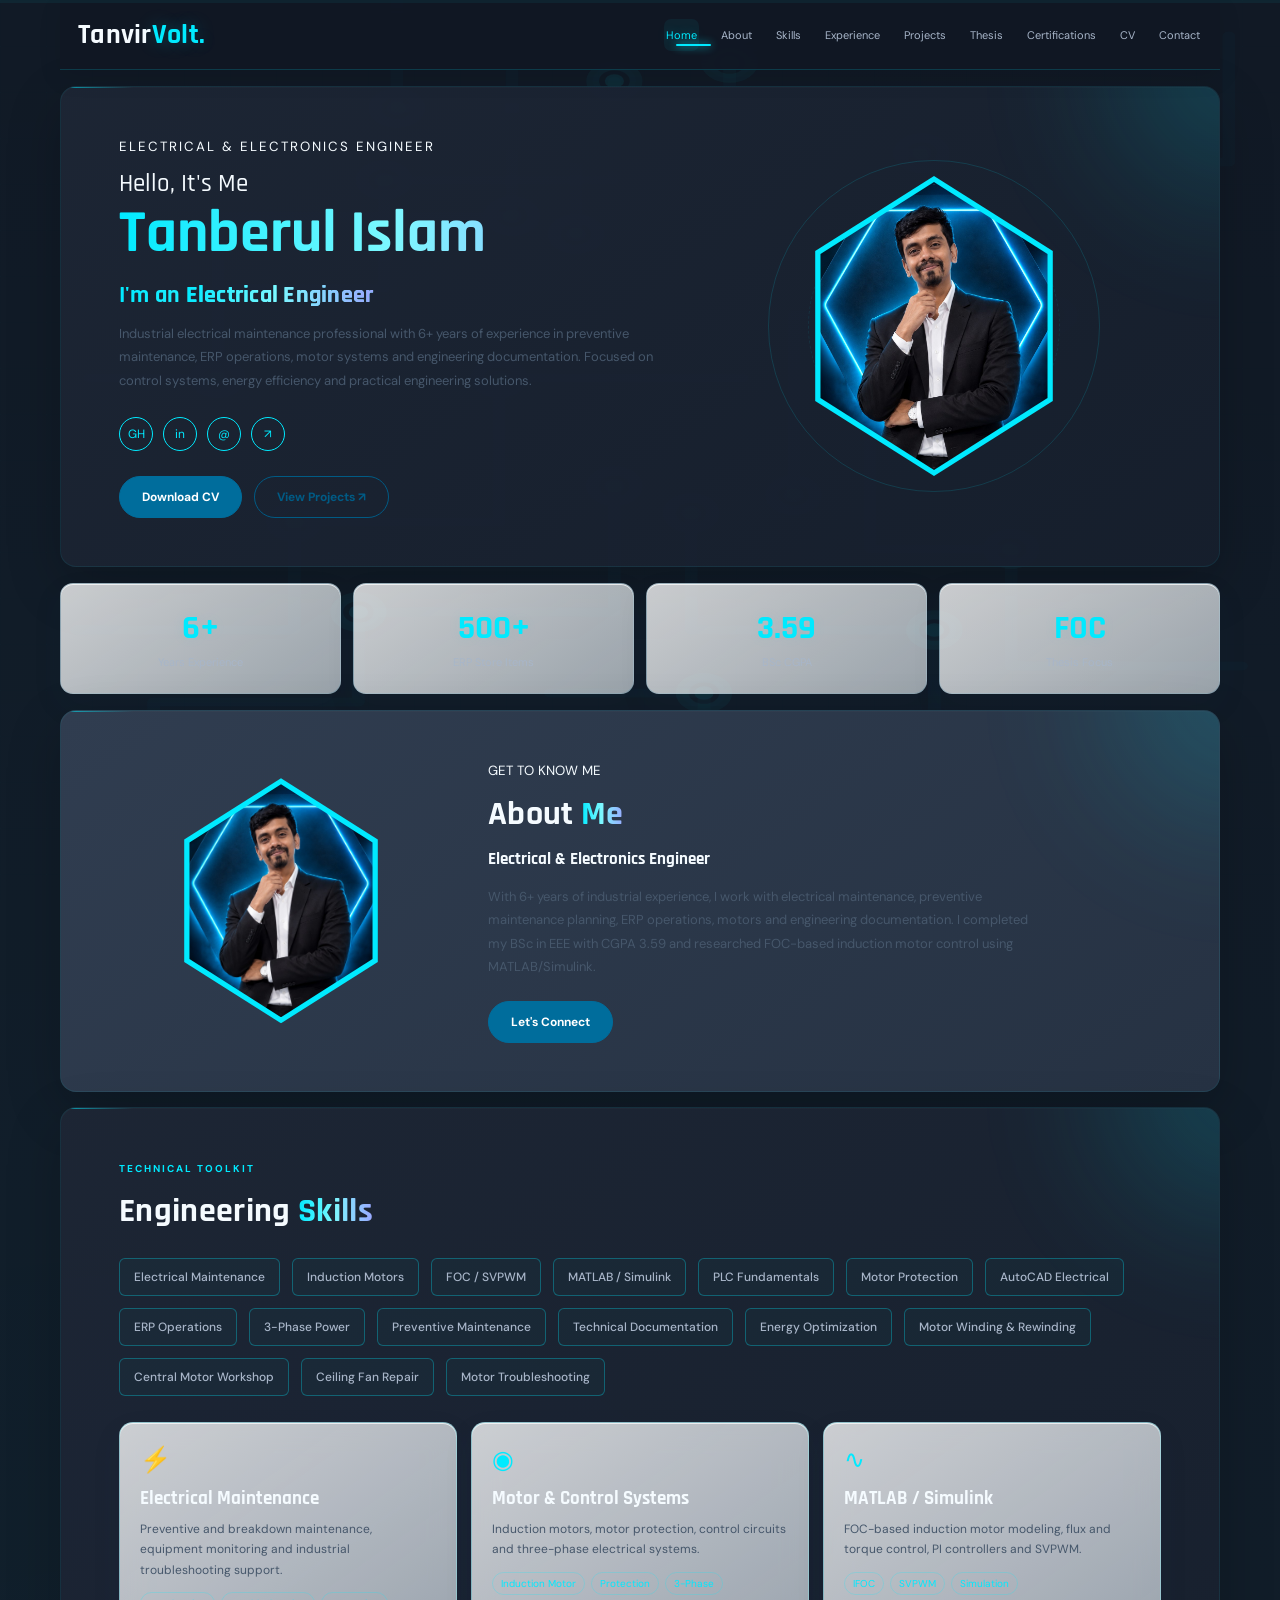
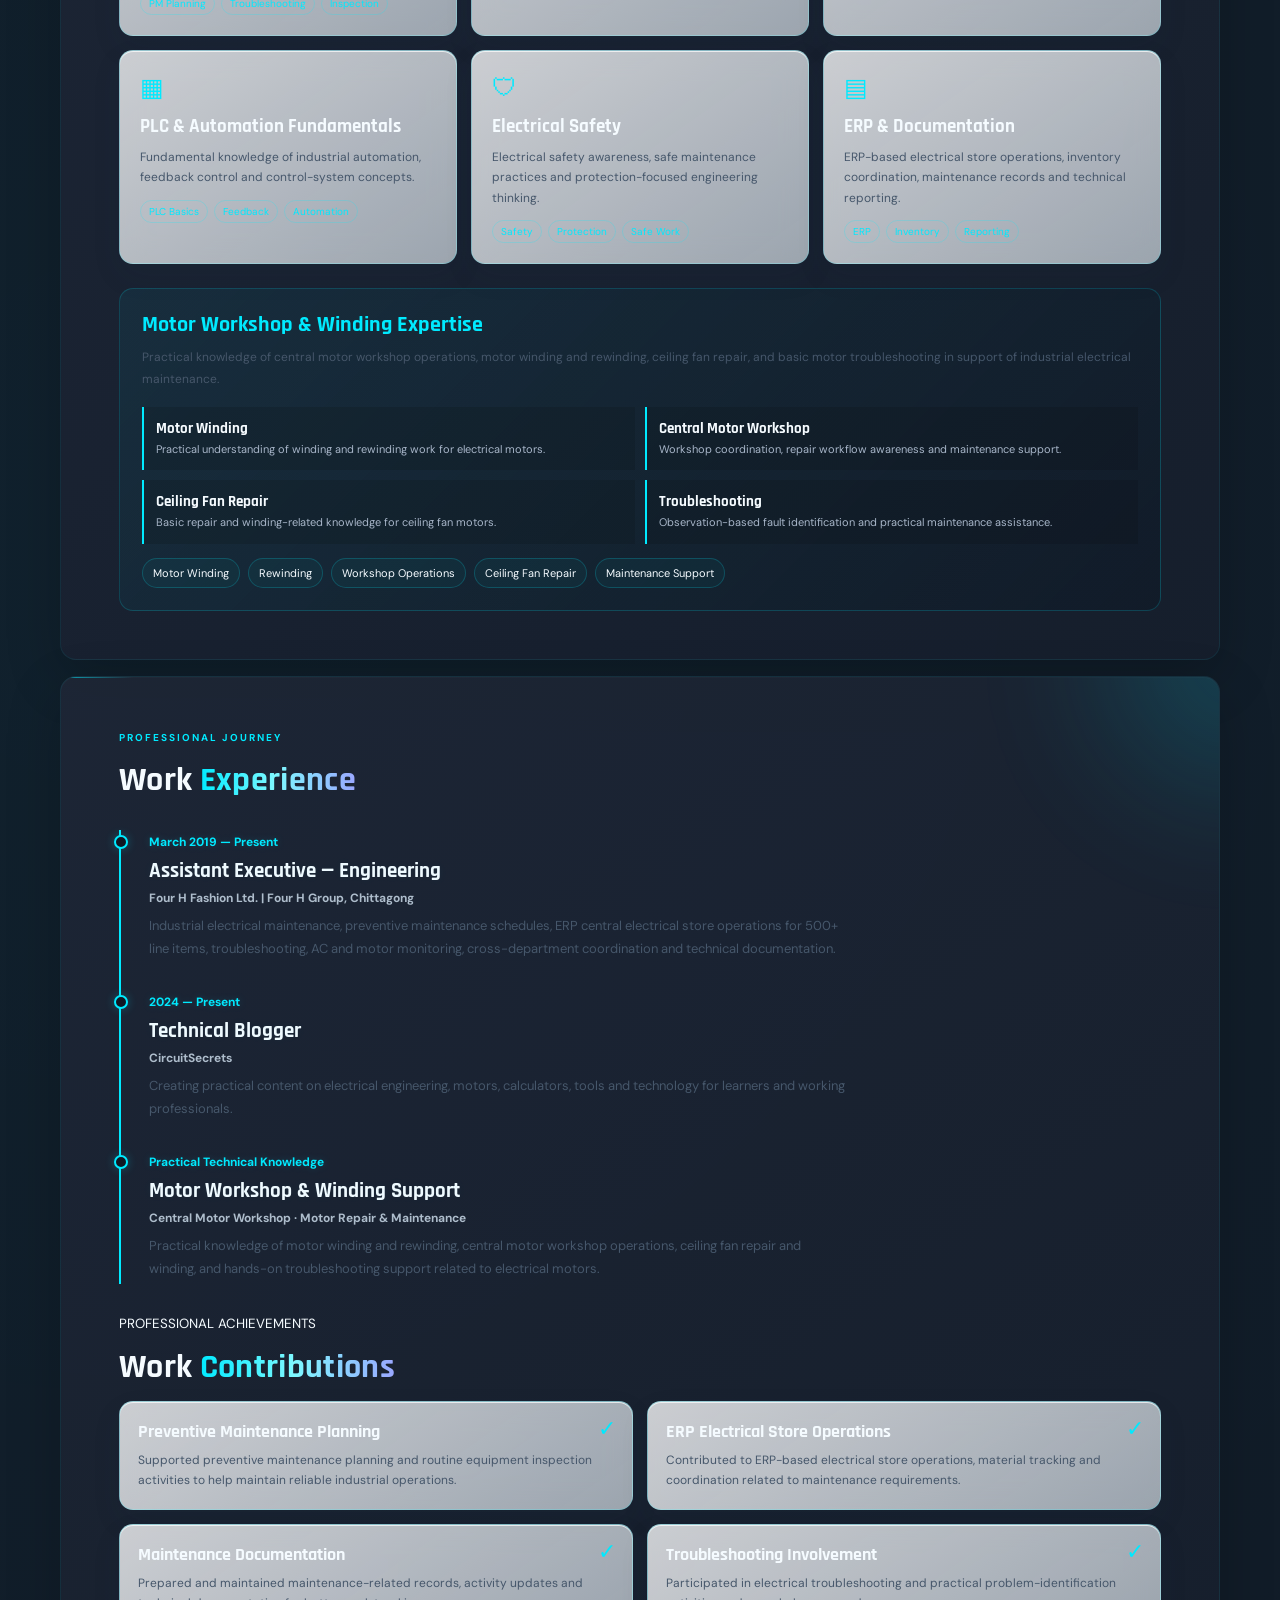
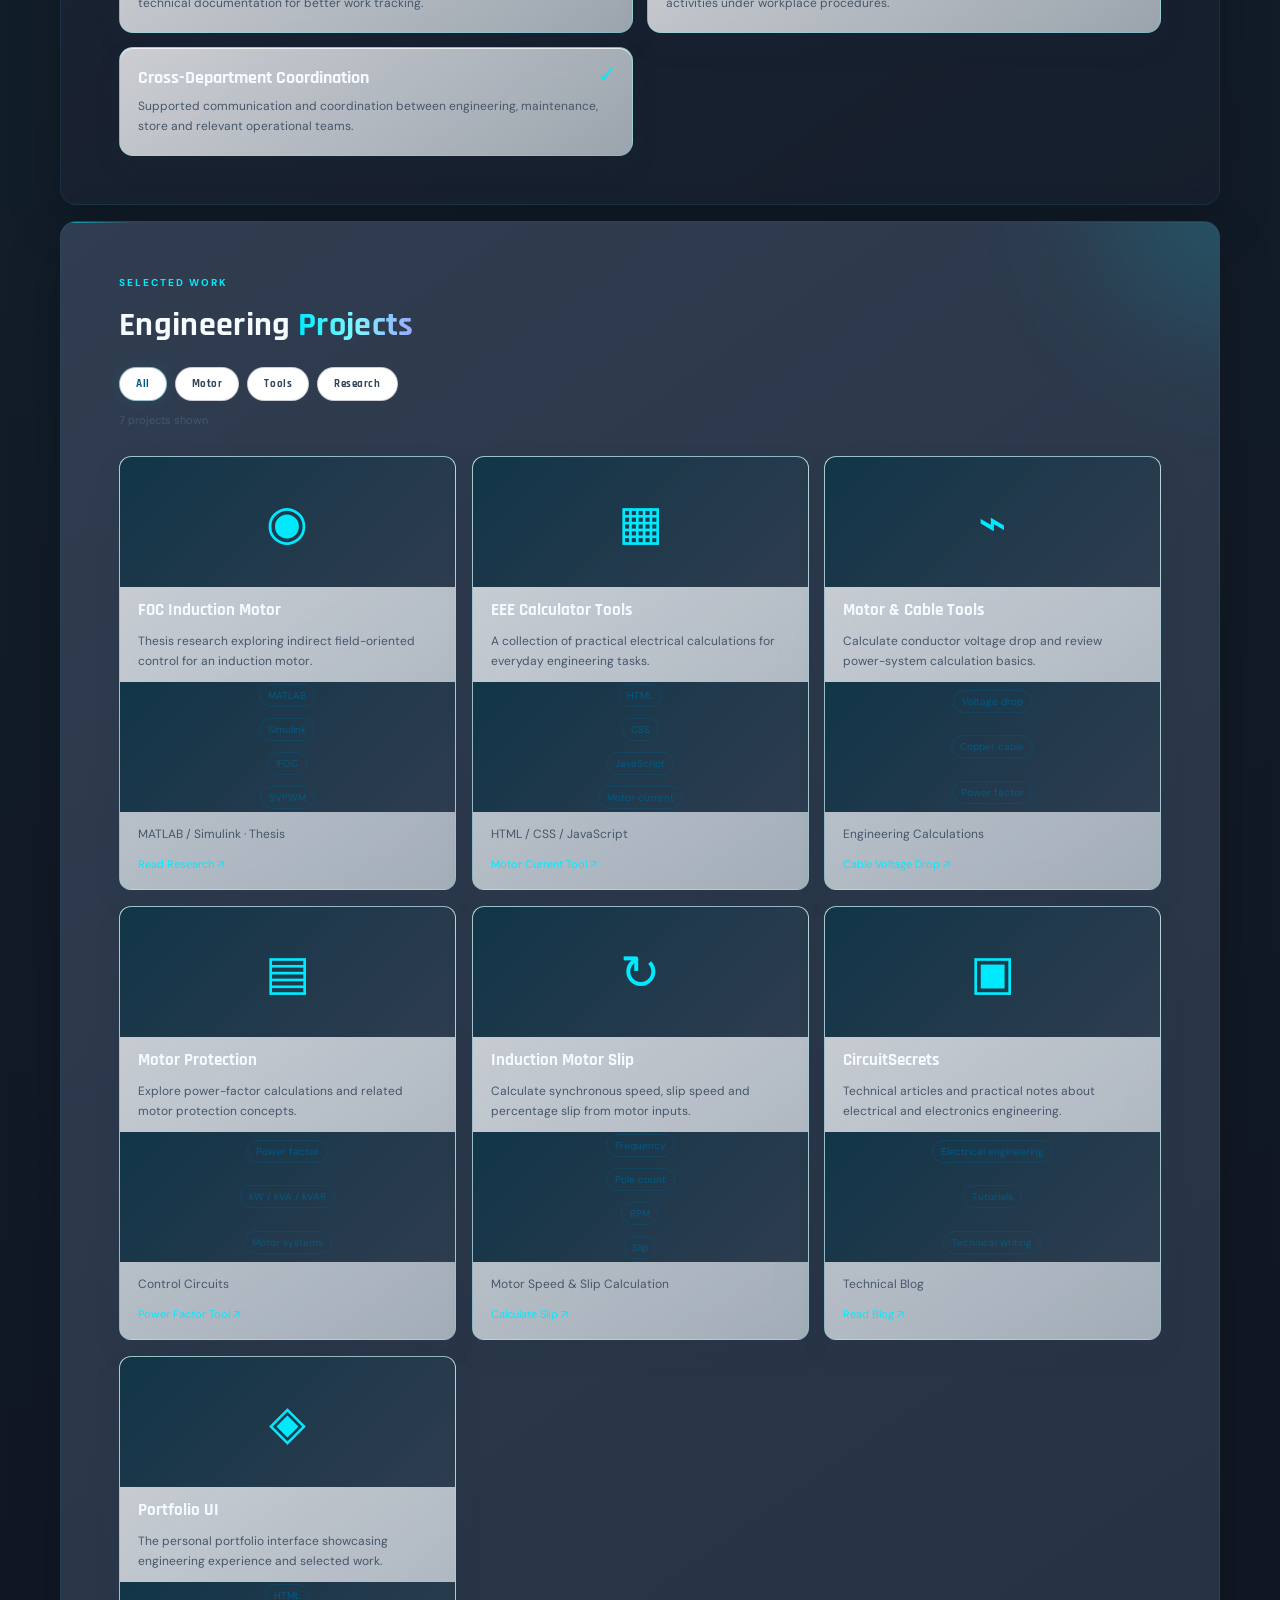
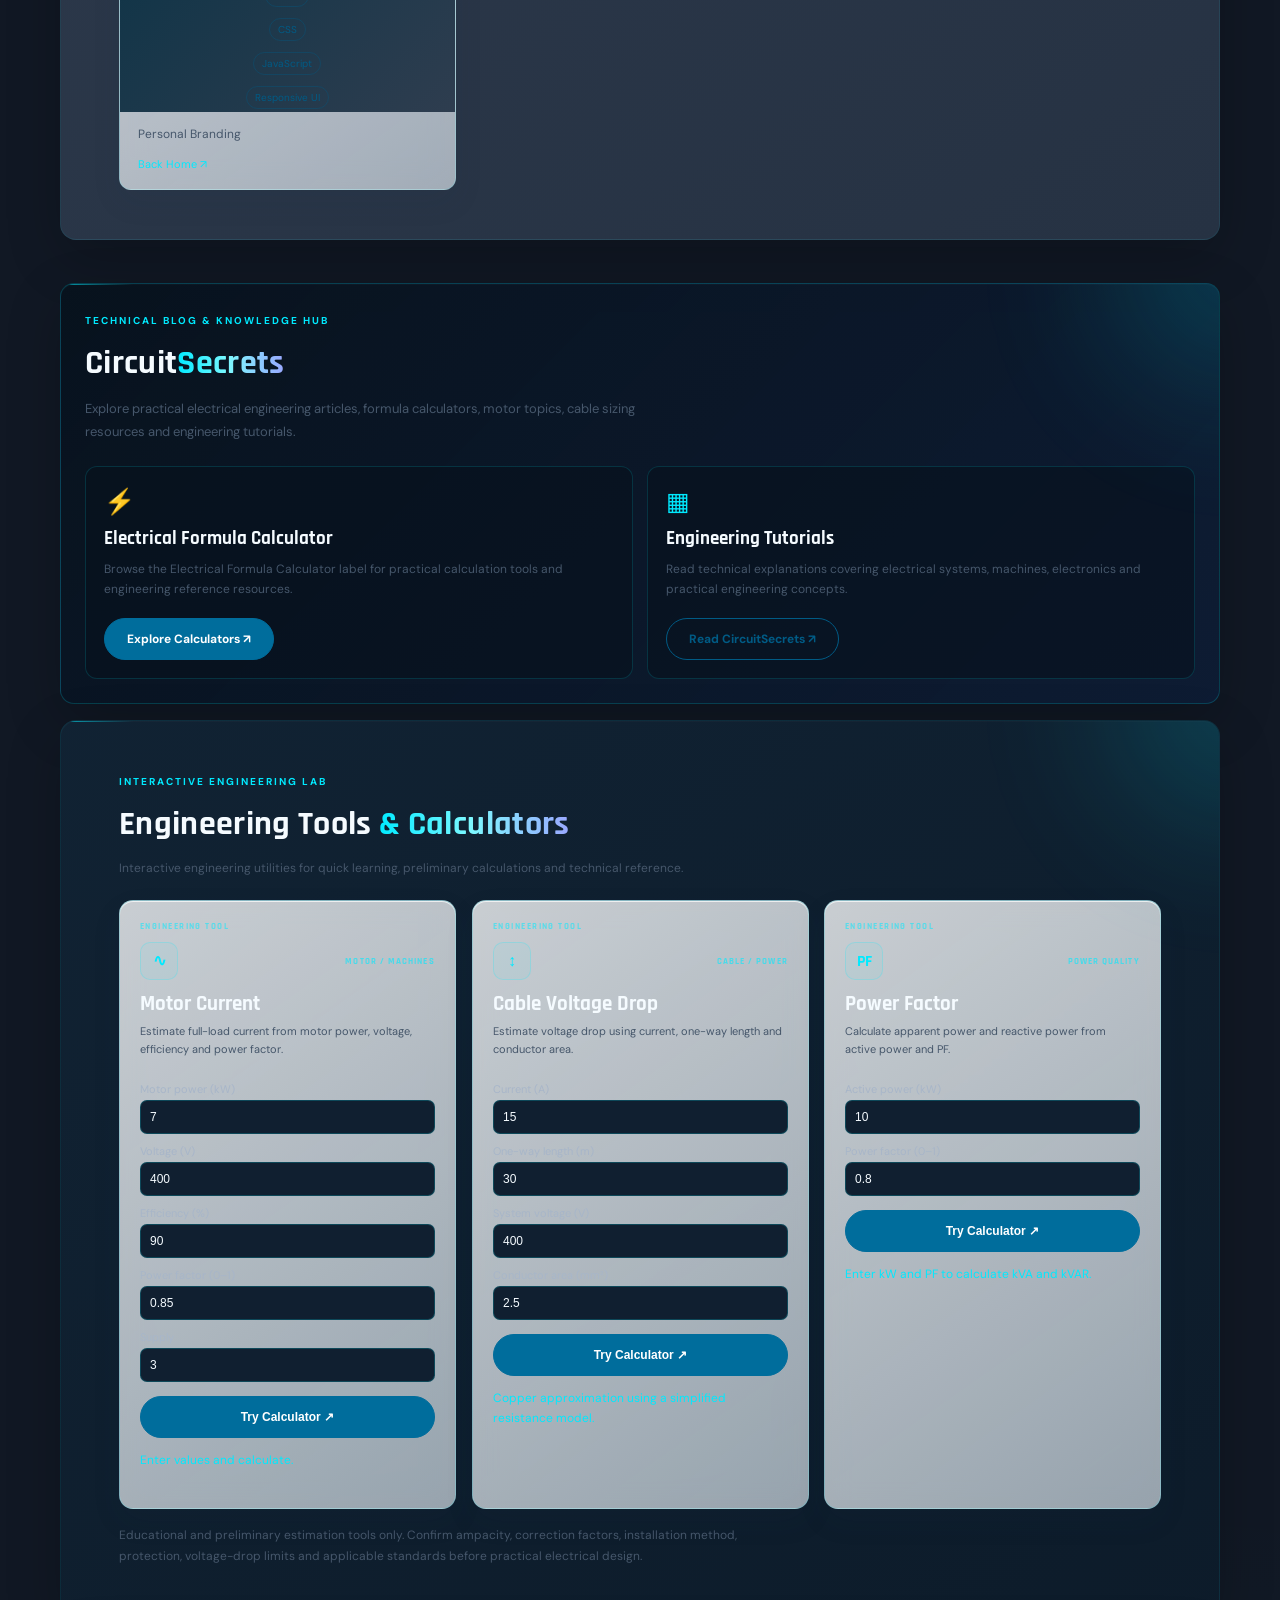
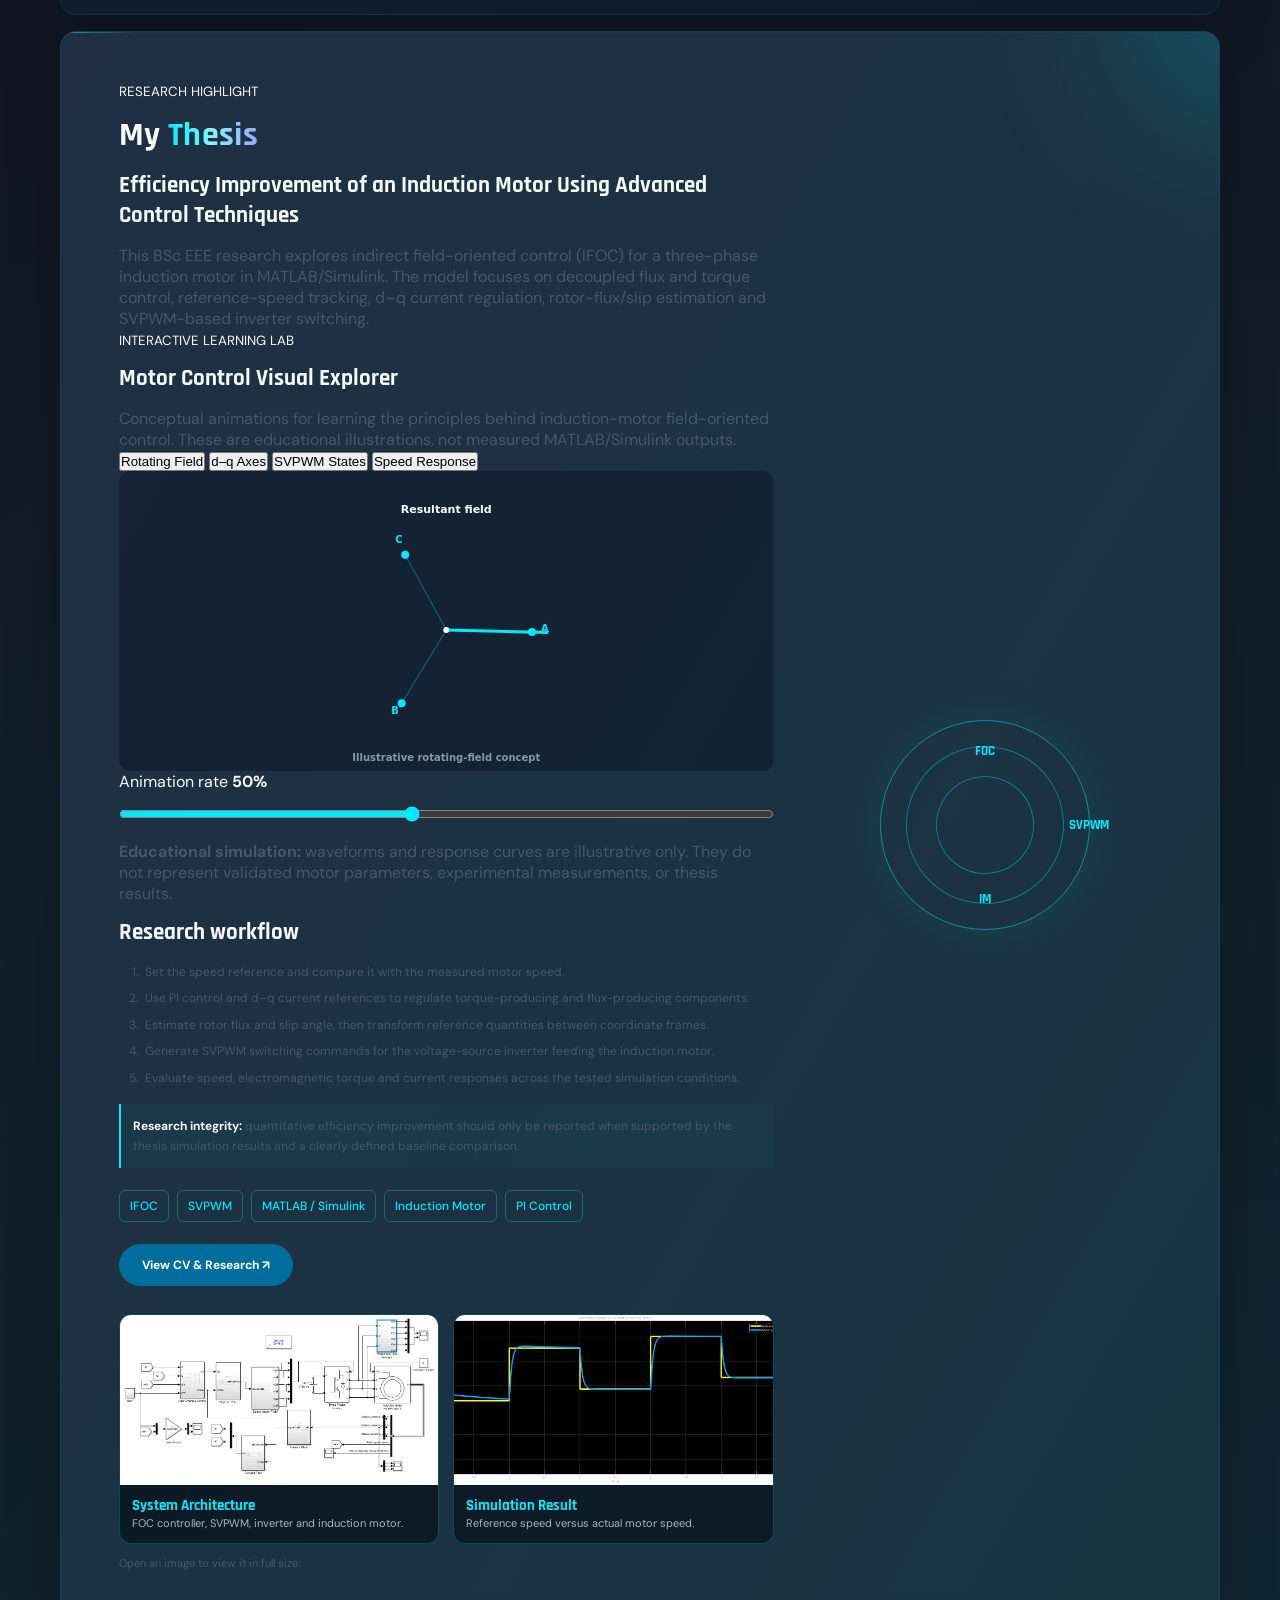
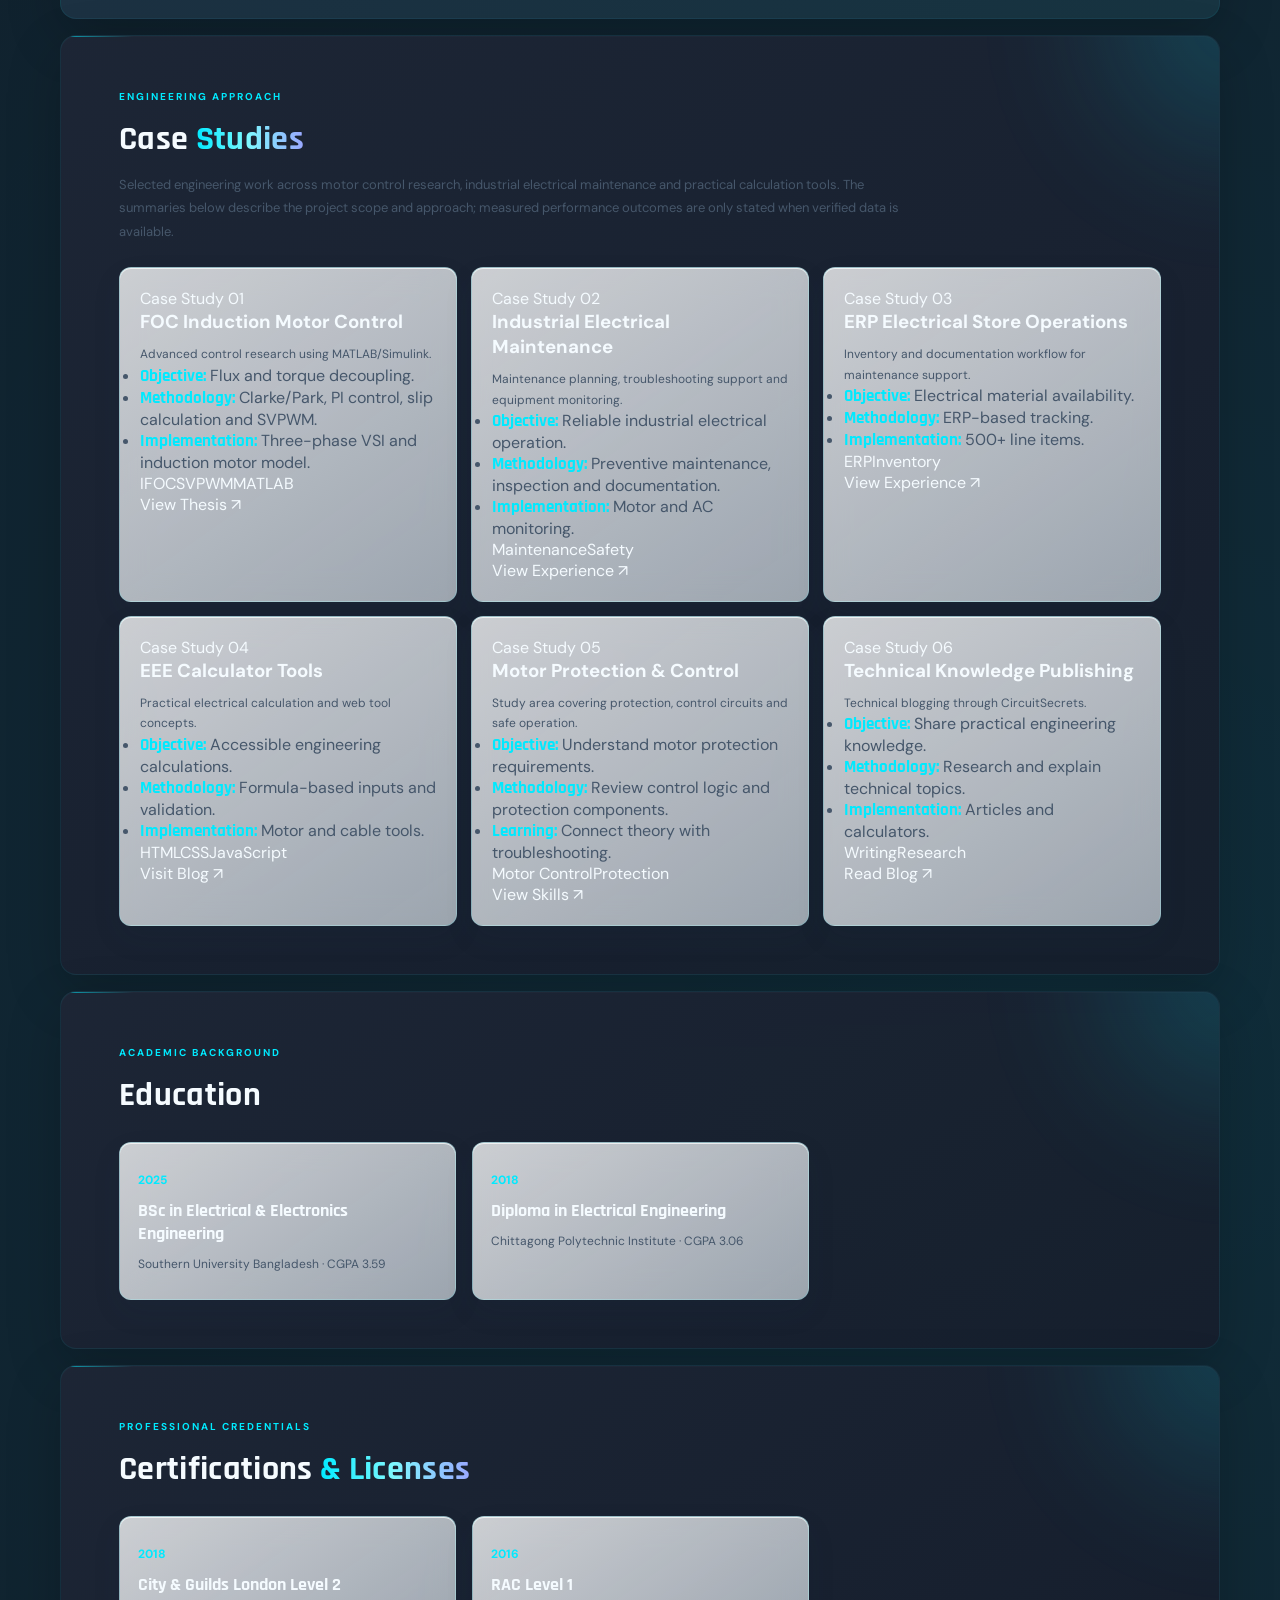
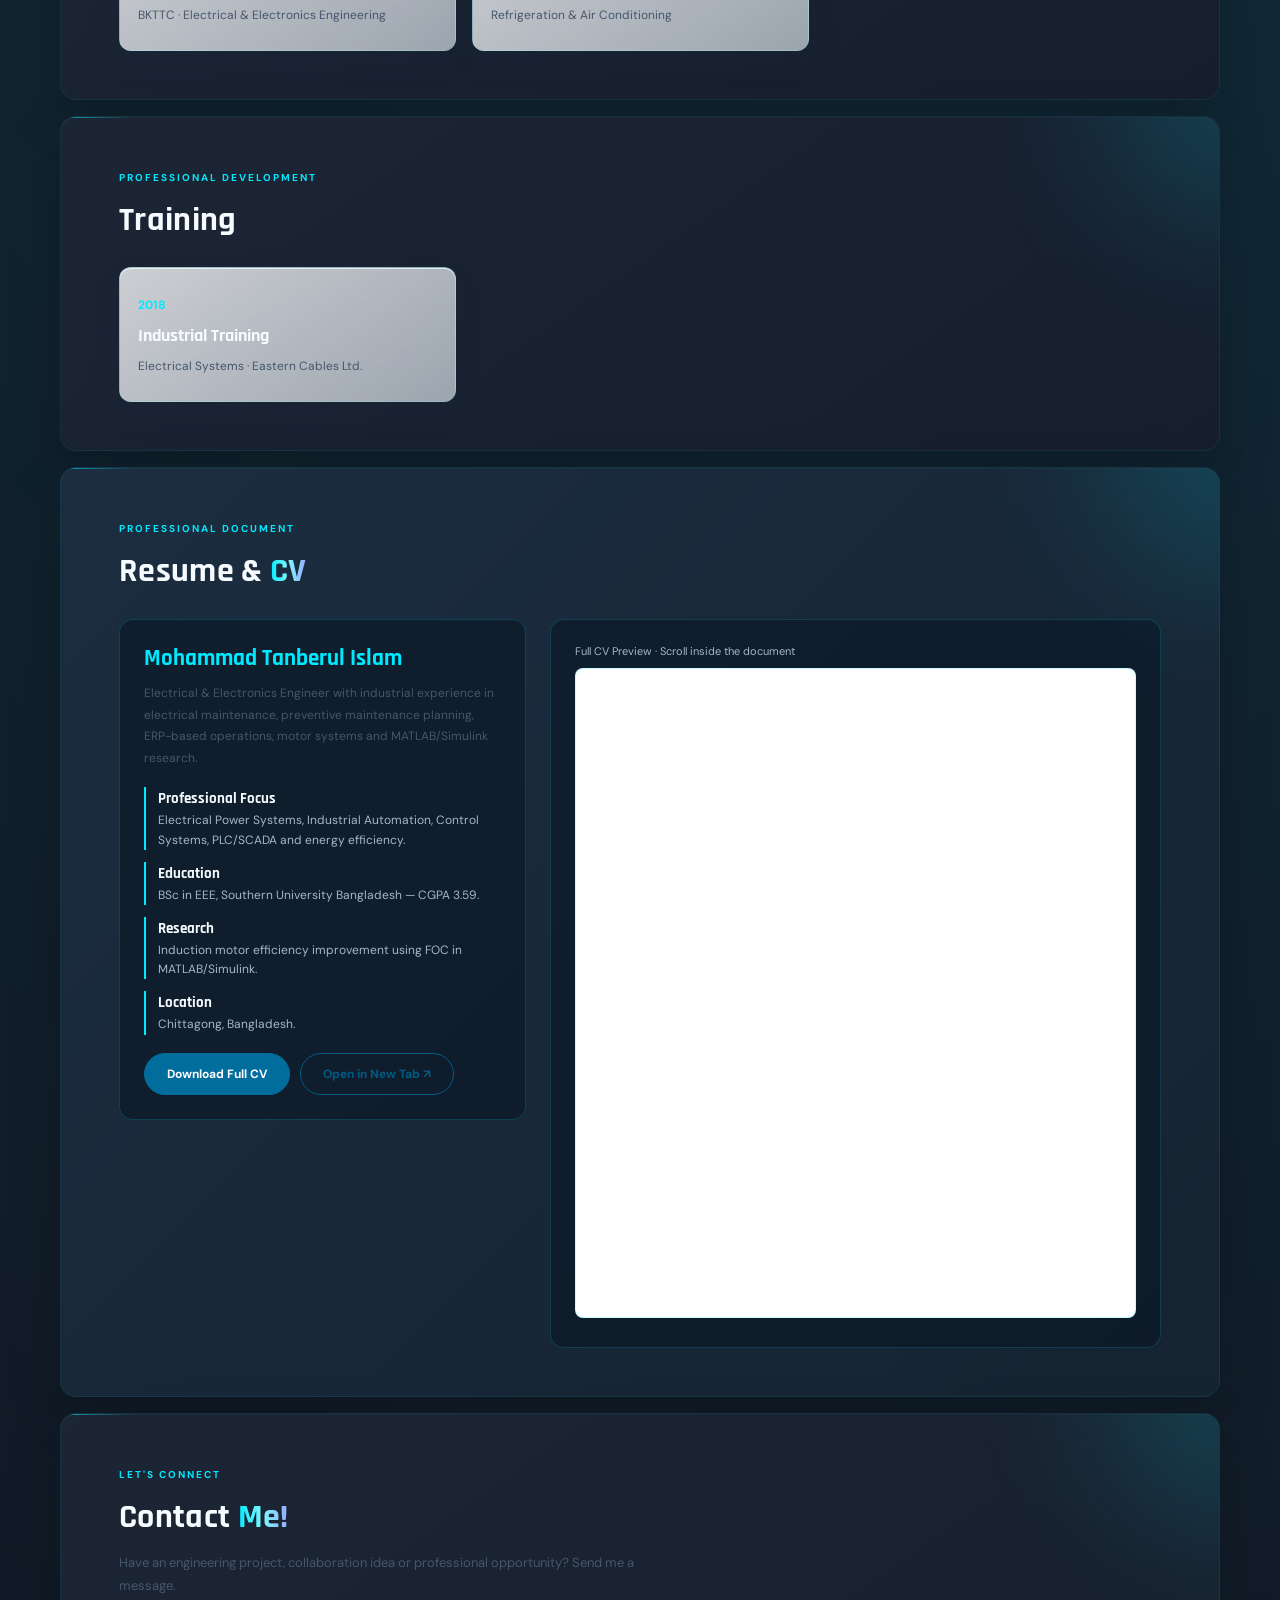
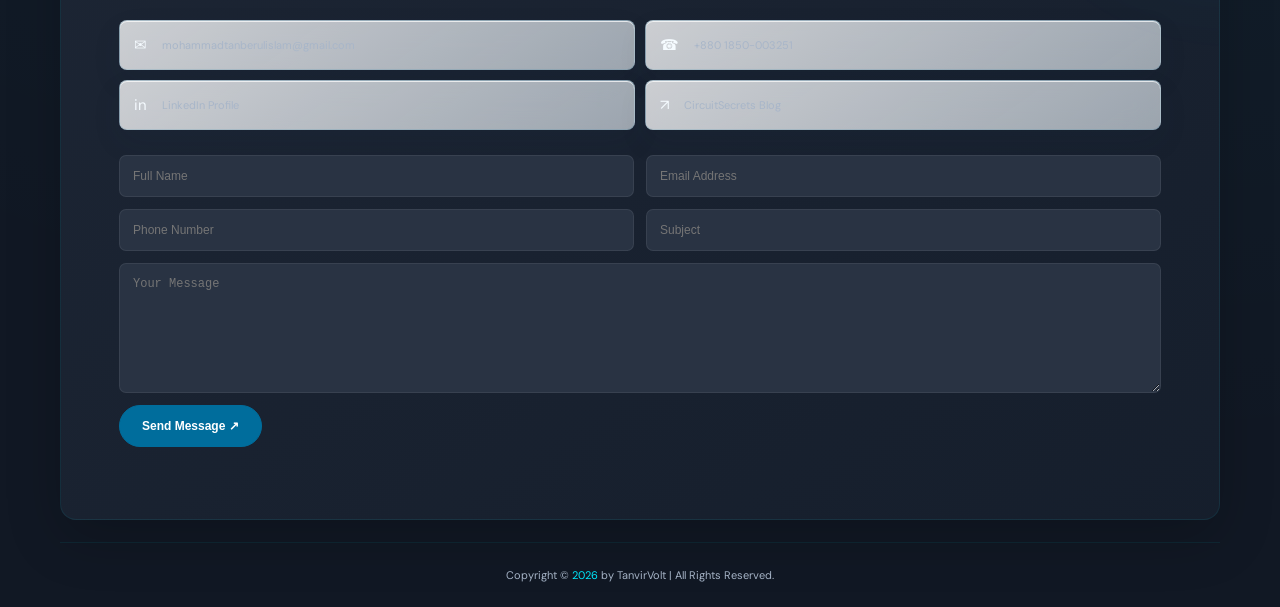
<file: index.html>
<!doctype html>
<html lang="en">
<head>
  <meta charset="UTF-8">
  <meta name="viewport" content="width=device-width, initial-scale=1">
  <meta name="color-scheme" content="dark light">
  <meta name="description" content="TanvirVolt is the professional portfolio of Mohammad Tanberul Islam, an Electrical & Electronics Engineer in Bangladesh focused on industrial electrical maintenance, motor control, MATLAB/Simulink, FOC/SVPWM, energy efficiency and engineering tools.">
  <meta name="robots" content="index, follow, max-image-preview:large">
  <meta name="author" content="Mohammad Tanberul Islam">
  <meta name="theme-color" content="#0d1e3a">
  <meta property="og:locale" content="en_US">
  <link rel="canonical" href="https://tanvirvolt.github.io/">
  <meta property="og:url" content="https://tanvirvolt.github.io/">
  <meta property="og:type" content="website">
  <meta property="og:site_name" content="TanvirVolt">
  <meta property="og:image" content="https://tanvirvolt.github.io/profile.jpg">
  <meta property="og:image:alt" content="TanvirVolt — Electrical & Electronics Engineer">
  <meta name="twitter:card" content="summary_large_image">
  <meta name="twitter:title" content="Tanberul Islam | Electrical & Electronics Engineer">
  <meta name="twitter:description" content="Electrical & Electronics Engineer portfolio featuring industrial maintenance, motor control, MATLAB/Simulink, engineering projects and research.">
  <meta name="twitter:image" content="https://tanvirvolt.github.io/profile.jpg">
  <meta property="og:title" content="TanvirVolt | Mohammad Tanberul Islam — Electrical & Electronics Engineer">
  <meta property="og:description" content="Professional Electrical & Electronics Engineer portfolio featuring industrial maintenance, motor control, MATLAB/Simulink, FOC/SVPWM research, engineering projects and tools.">
  <title>TanvirVolt | Mohammad Tanberul Islam — Electrical & Electronics Engineer</title>
  <script type="application/ld+json">
  {
    "@context":"https://schema.org",
    "@graph":[
      {
        "@type":"Person",
        "@id":"https://tanvirvolt.github.io/#person",
        "name":"Mohammad Tanberul Islam",
        "alternateName":"TanvirVolt",
        "url":"https://tanvirvolt.github.io/",
        "image":"https://tanvirvolt.github.io/profile.jpg",
        "jobTitle":"Electrical & Electronics Engineer",
        "description":"Electrical & Electronics Engineer specializing in industrial maintenance, motor systems, control systems, MATLAB/Simulink and energy efficiency.",
        "knowsAbout":["Electrical Engineering","Industrial Electrical Maintenance","Induction Motors","Motor Control","Field-Oriented Control","SVPWM","MATLAB/Simulink","Energy Efficiency","Electrical Engineering Tools"],
        "sameAs":[
          "https://github.com/tanvirvolt",
          "https://www.linkedin.com/in/tanber"
        ]
      },
      {
        "@type":"WebSite",
        "@id":"https://tanvirvolt.github.io/#website",
        "url":"https://tanvirvolt.github.io/",
        "name":"TanvirVolt",
        "description":"Electrical & Electronics Engineer portfolio featuring engineering projects, research, thesis and practical engineering tools.",
        "publisher":{"@id":"https://tanvirvolt.github.io/#person"}
      },
      {
        "@type":"ProfilePage",
        "@id":"https://tanvirvolt.github.io/#profile",
        "url":"https://tanvirvolt.github.io/",
        "name":"Tanberul Islam | Electrical & Electronics Engineer",
        "isPartOf":{"@id":"https://tanvirvolt.github.io/#website"},
        "mainEntity":{"@id":"https://tanvirvolt.github.io/#person"}
      }
    ]
  }
  </script>
  <script type="application/ld+json">
  {
    "@context":"https://schema.org",
    "@graph":[
      {
        "@type":"Thesis",
        "@id":"https://tanvirvolt.github.io/#thesis",
        "name":"Efficiency Improvement of an Induction Motor Using Advanced Control Techniques",
        "about":["Indirect Field-Oriented Control","SVPWM","MATLAB/Simulink","Induction Motor"],
        "author":{"@id":"https://tanvirvolt.github.io/#person"},
        "isPartOf":{"@id":"https://tanvirvolt.github.io/#website"}
      },
      {
        "@type":"ItemList",
        "@id":"https://tanvirvolt.github.io/#projects",
        "name":"TanvirVolt Engineering Projects",
        "itemListElement":[
          {"@type":"ListItem","position":1,"name":"FOC Induction Motor","url":"https://tanvirvolt.github.io/projects/induction-motor-foc.html"},
          {"@type":"ListItem","position":2,"name":"Motor Current Calculator","url":"https://tanvirvolt.github.io/tools/motor-current-calculator.html"},
          {"@type":"ListItem","position":3,"name":"Cable Voltage Drop Calculator","url":"https://tanvirvolt.github.io/tools/cable-voltage-drop.html"},
          {"@type":"ListItem","position":4,"name":"Power Factor Calculator","url":"https://tanvirvolt.github.io/tools/power-factor-calculator.html"}
        ]
      },
      {
        "@type":"ItemList",
        "@id":"https://tanvirvolt.github.io/#engineering-tools",
        "name":"Electrical Engineering Tools",
        "itemListElement":[
          {"@type":"ListItem","position":1,"name":"Motor Current Calculator","url":"https://tanvirvolt.github.io/tools/motor-current-calculator.html"},
          {"@type":"ListItem","position":2,"name":"Cable Voltage Drop Calculator","url":"https://tanvirvolt.github.io/tools/cable-voltage-drop.html"},
          {"@type":"ListItem","position":3,"name":"Power Factor Calculator","url":"https://tanvirvolt.github.io/tools/power-factor-calculator.html"},
          {"@type":"ListItem","position":4,"name":"Induction Motor Slip Calculator","url":"https://tanvirvolt.github.io/tools/induction-motor-slip-calculator.html"}
        ]
      }
    ]
  }
  </script>
  <link rel="stylesheet" href="style.css">
  <script>
    (() => {
      try {
        const saved = localStorage.getItem('tanvirvolt-theme');
        const theme = (saved === 'light' || saved === 'dark') ? saved : (matchMedia('(prefers-color-scheme: light)').matches ? 'light' : 'dark');
        document.documentElement.dataset.theme = theme;
      } catch (_) {}
    })();
  </script>
  <style>
    .cv-section{background:linear-gradient(135deg,#1b2d40,#162331)}
    .cv-layout{display:grid;grid-template-columns:.8fr 1.2fr;gap:24px;margin-top:26px;align-items:start}
    .cv-summary,.cv-viewer{background:rgba(10,22,35,.58);border:1px solid rgba(0,234,255,.18);border-radius:14px;padding:24px}
    .cv-summary h3{font:700 23px Rajdhani;color:var(--cyan);margin-bottom:10px}
    .cv-summary p{color:var(--muted);font-size:12px;line-height:1.8;margin-bottom:16px}
    .cv-points{display:grid;gap:12px;margin:18px 0}
    .cv-points div{border-left:2px solid var(--cyan);padding-left:12px;color:var(--muted);font-size:12px;line-height:1.6}
    .cv-points strong{display:block;color:var(--text);font-family:Rajdhani;font-size:15px}
    .cv-actions{display:flex;gap:10px;flex-wrap:wrap}
    .cv-viewer iframe{width:100%;height:650px;border:1px solid rgba(0,234,255,.22);border-radius:8px;background:#fff}
    .cv-viewer small{display:block;color:var(--muted);font-size:11px;margin-bottom:10px}
    .case-study-grid{display:grid;grid-template-columns:repeat(3,1fr);gap:14px;margin-top:24px}
    .case-study-grid article{background:var(--soft);border:1px solid rgba(0,234,255,.12);border-radius:12px;padding:20px}
    .case-study-grid strong{color:var(--cyan);font:700 17px Rajdhani}
    .case-study-grid p{font-size:12px;color:var(--muted);line-height:1.7;margin-top:8px}

    .case-study-intro{max-width:780px;color:var(--muted);font-size:13px;line-height:1.8;margin:10px 0 18px}
    .case-study-grid article{text-align:left}
    .case-study-grid article p{margin-top:10px}
    .case-study-grid article p b{color:var(--text)}
    .thesis-subheading{font:700 19px Rajdhani;margin:18px 0 8px}
    .thesis-workflow{padding-left:22px;color:var(--muted);font-size:12px;line-height:1.8}
    .thesis-workflow li{padding-left:4px;margin:5px 0}
    .thesis-method-note{margin-top:14px;padding:12px;border-left:2px solid var(--cyan);background:rgba(0,234,255,.04);font-size:12px;line-height:1.7;color:var(--muted)}
    .thesis-method-note strong{color:var(--text)}
    @media(max-width:800px){.cv-layout{grid-template-columns:1fr}.case-study-grid{grid-template-columns:1fr 1fr}.cv-viewer iframe{height:520px}}
    @media(max-width:560px){.case-study-grid{grid-template-columns:1fr}.cv-summary,.cv-viewer{padding:18px}.cv-viewer iframe{height:450px}}
  </style>
</head>
<body>
  <div class="shell">
    <header>
      <a class="logo" href="#home">Tanvir<span>Volt.</span></a>
      <button id="menu" type="button" aria-label="Open navigation" aria-controls="nav" aria-expanded="false">☰</button>
      <nav id="nav">
        <a href="#home">Home</a><a href="#about">About</a><a href="#skills">Skills</a><a href="#experience">Experience</a><a href="#projects">Projects</a><a href="#thesis">Thesis</a><a href="#certifications">Certifications</a><a href="#cv">CV</a><a href="#contact">Contact</a>
      </nav>
    </header>
    <main class="single-layout">
      <section id="home" class="panel hero reveal"><div><small>ELECTRICAL & ELECTRONICS ENGINEER</small><h1>Hello, It's Me<br><b>Tanberul <i>Islam</i></b></h1><h2>I'm an <span>Electrical Engineer</span></h2><p>Industrial electrical maintenance professional with 6+ years of experience in preventive maintenance, ERP operations, motor systems and engineering documentation. Focused on control systems, energy efficiency and practical engineering solutions.</p><div class="social"><a href="https://github.com/tanvirvolt" aria-label="GitHub">GH</a><a href="https://www.linkedin.com/in/tanber" aria-label="LinkedIn">in</a><a href="mailto:mohammadtanberulislam@gmail.com" aria-label="Email">@</a><a href="https://circuitsecrets.blogspot.com" aria-label="Technical blog">↗</a></div><div class="hero-actions"><a class="btn" href="Tanberul_Islam_CV.pdf" download>Download CV</a><a class="btn ghost" href="#projects">View Projects ↗</a></div></div><div class="visual"><div class="hex"><img src="profile.jpg" alt="Mohammad Tanberul Islam in a black suit with cyan neon background"></div></div></section>
      <section id="stats" class="stats-grid reveal"><article><strong>6+</strong><span>Years Experience</span></article><article><strong>500+</strong><span>ERP Store Items</span></article><article><strong>3.59</strong><span>BSc CGPA</span></article><article><strong>FOC</strong><span>Thesis Focus</span></article></section>
      <section id="about" class="panel about reveal from-left"><div class="hex small"><img src="profile.jpg" alt="Tanberul Islam portrait"></div><div><small>GET TO KNOW ME</small><h2>About <span>Me</span></h2><h3>Electrical & Electronics Engineer</h3><p>With 6+ years of industrial experience, I work with electrical maintenance, preventive maintenance planning, ERP operations, motors and engineering documentation. I completed my BSc in EEE with CGPA 3.59 and researched FOC-based induction motor control using MATLAB/Simulink.</p><a class="btn" href="#contact">Let's Connect</a></div></section>
      <section id="skills" class="panel reveal from-right"><small>TECHNICAL TOOLKIT</small><h2>Engineering <span>Skills</span></h2><div class="chips"><b>Electrical Maintenance</b><b>Induction Motors</b><b>FOC / SVPWM</b><b>MATLAB / Simulink</b><b>PLC Fundamentals</b><b>Motor Protection</b><b>AutoCAD Electrical</b><b>ERP Operations</b><b>3-Phase Power</b><b>Preventive Maintenance</b><b>Technical Documentation</b><b>Energy Optimization</b></div></section>
      <section id="experience" class="panel reveal"><small>PROFESSIONAL JOURNEY</small><h2>Work <span>Experience</span></h2><div class="timeline"><article><span>March 2019 — Present</span><h3>Assistant Executive — Engineering</h3><h4>Four H Fashion Ltd. | Four H Group, Chittagong</h4><p>Industrial electrical maintenance, preventive maintenance schedules, ERP central electrical store operations for 500+ line items, troubleshooting, AC and motor monitoring, cross-department coordination and technical documentation.</p></article><article><span>2024 — Present</span><h3>Technical Blogger</h3><h4>CircuitSecrets</h4><p>Creating practical content on electrical engineering, motors, calculators, tools and technology for learners and working professionals.</p></article></div></section>
      <section id="projects" class="panel projects reveal"><small>SELECTED WORK</small><h2>Engineering <span>Projects</span></h2><div class="projects-grid"><article><div>◉</div><h3>FOC Induction Motor</h3><p>MATLAB / Simulink · Thesis</p><a href="projects/induction-motor-foc.html">Read Research ↗</a></article><article><div>▦</div><h3>EEE Calculator Tools</h3><p>HTML / CSS / JavaScript</p><a href="tools/motor-current-calculator.html">Motor Current Tool ↗</a></article><article><div>⌁</div><h3>Motor & Cable Tools</h3><p>Engineering Calculations</p><a href="tools/cable-voltage-drop.html">Cable Voltage Drop ↗</a></article><article><div>▤</div><h3>Motor Protection</h3><p>Control Circuits</p><a href="tools/power-factor-calculator.html">Power Factor Tool ↗</a></article><article><div>↻</div><h3>Induction Motor Slip</h3><p>Motor Speed & Slip Calculation</p><a href="tools/induction-motor-slip-calculator.html">Calculate Slip ↗</a></article><article><div>▣</div><h3>CircuitSecrets</h3><p>Technical Blog</p><a href="https://circuitsecrets.blogspot.com" target="_blank" rel="noopener">Read Blog ↗</a></article><article><div>◈</div><h3>Portfolio UI</h3><p>Personal Branding</p><a href="#home">Back Home ↗</a></article></div></section>
      <section id="thesis" class="panel thesis reveal from-left"><div class="thesis-copy"><small>RESEARCH HIGHLIGHT</small><h2>My <span>Thesis</span></h2><h3>Efficiency Improvement of an Induction Motor Using Advanced Control Techniques</h3><p>This BSc EEE research explores indirect field-oriented control (IFOC) for a three-phase induction motor in MATLAB/Simulink. The model focuses on decoupled flux and torque control, reference-speed tracking, d–q current regulation, rotor-flux/slip estimation and SVPWM-based inverter switching.</p>
      <div id="thesis-visuals" class="thesis-visuals" aria-labelledby="tv-visuals-title">
        <div class="tv-visuals-heading"><small>INTERACTIVE LEARNING LAB</small><h3 id="tv-visuals-title">Motor Control <span>Visual Explorer</span></h3><p>Conceptual animations for learning the principles behind induction-motor field-oriented control. These are educational illustrations, not measured MATLAB/Simulink outputs.</p></div>
        <div class="tv-visual-controls" role="group" aria-label="Choose engineering visualization">
          <button type="button" class="active" data-mode="field" aria-pressed="true">Rotating Field</button>
          <button type="button" data-mode="dq" aria-pressed="false">d–q Axes</button>
          <button type="button" data-mode="pwm" aria-pressed="false">SVPWM States</button>
          <button type="button" data-mode="speed" aria-pressed="false">Speed Response</button>
        </div>
        <div class="tv-visual-canvas"><canvas role="img" aria-label="Animated conceptual visualization of motor control principles"></canvas></div>
        <div class="tv-visual-footer"><label for="tv-speed">Animation rate <strong id="tv-speed-value">50%</strong></label><input id="tv-speed" type="range" min="10" max="100" value="50" step="10"><p><strong>Educational simulation:</strong> waveforms and response curves are illustrative only. They do not represent validated motor parameters, experimental measurements, or thesis results.</p></div>
      </div>
<h3 class="thesis-subheading">Research workflow</h3><ol class="thesis-workflow"><li>Set the speed reference and compare it with the measured motor speed.</li><li>Use PI control and d–q current references to regulate torque-producing and flux-producing components.</li><li>Estimate rotor flux and slip angle, then transform reference quantities between coordinate frames.</li><li>Generate SVPWM switching commands for the voltage-source inverter feeding the induction motor.</li><li>Evaluate speed, electromagnetic torque and current responses across the tested simulation conditions.</li></ol><p class="thesis-method-note"><strong>Research integrity:</strong> quantitative efficiency improvement should only be reported when supported by the thesis simulation results and a clearly defined baseline comparison.</p><div class="thesis-tags"><span>IFOC</span><span>SVPWM</span><span>MATLAB / Simulink</span><span>Induction Motor</span><span>PI Control</span></div><a class="btn" href="#cv">View CV & Research ↗</a></div><div class="thesis-visual"><div class="orbit"><span>FOC</span><span>SVPWM</span><span>IM</span></div></div></section>
      <section id="case-studies" class="panel reveal"><small>ENGINEERING APPROACH</small><h2>Case <span>Studies</span></h2><p class="case-study-intro">Selected engineering work across motor control research, industrial electrical maintenance and practical calculation tools. The summaries below describe the project scope and approach; measured performance outcomes are only stated when verified data is available.</p><div class="case-study-grid"><article><strong>FOC Induction Motor Control</strong><p><b>Objective:</b> Study induction-motor speed and torque control using indirect field-oriented control (IFOC).</p><p><b>Method:</b> MATLAB/Simulink model with reference-speed control, d–q current control, rotor-flux/slip estimation and SVPWM-driven voltage-source inverter.</p><p><b>Evaluation:</b> Review speed response, torque response and flux/torque decoupling under the simulated operating conditions.</p></article><article><strong>Industrial Electrical Maintenance</strong><p><b>Scope:</b> Preventive maintenance planning, motor and electrical-system monitoring, troubleshooting support and technical documentation.</p><p><b>Workflow:</b> Record observations, identify the equipment/operating context, document corrective action and support follow-up maintenance.</p><p><b>Focus:</b> Reliability, safe work practices and clear maintenance records; no unverified savings or uptime figures are claimed.</p></article><article><strong>Electrical Engineering Calculators</strong><p><b>Tools:</b> Motor-current estimation, cable voltage-drop estimation and power-factor calculations.</p><p><b>Method:</b> Browser-based HTML, CSS and JavaScript with input validation and displayed calculation results.</p><p><b>Limitations:</b> Results are preliminary estimates and must be checked against equipment data, installation conditions and applicable electrical standards.</p></article></div></section>
      <section id="education" class="panel reveal"><small>ACADEMIC BACKGROUND</small><h2>Education</h2><div class="education-grid"><article><span>2025</span><h3>BSc in Electrical & Electronics Engineering</h3><p>Southern University Bangladesh · CGPA 3.59</p></article><article><span>2018</span><h3>Diploma in Electrical Engineering</h3><p>Chittagong Polytechnic Institute · CGPA 3.06</p></article></div></section>
      <section id="certifications" class="panel reveal"><small>PROFESSIONAL CREDENTIALS</small><h2>Certifications <span>& Licenses</span></h2><div class="education-grid certification-grid"><article><span>2018</span><h3>City & Guilds London Level 2</h3><p>BKTTC · Electrical & Electronics Engineering</p></article><article><span>2016</span><h3>RAC Level 1</h3><p>Refrigeration & Air Conditioning</p></article></div></section>
      <section id="training" class="panel reveal"><small>PROFESSIONAL DEVELOPMENT</small><h2>Training</h2><div class="education-grid"><article><span>2018</span><h3>Industrial Training</h3><p>Electrical Systems · Eastern Cables Ltd.</p></article></div></section>
      <section id="cv" class="panel cv-section reveal"><small>PROFESSIONAL DOCUMENT</small><h2>Resume & <span>CV</span></h2><div class="cv-layout"><div class="cv-summary"><h3>Mohammad Tanberul Islam</h3><p>Electrical & Electronics Engineer with industrial experience in electrical maintenance, preventive maintenance planning, ERP-based operations, motor systems and MATLAB/Simulink research.</p><div class="cv-points"><div><strong>Professional Focus</strong>Electrical Power Systems, Industrial Automation, Control Systems, PLC/SCADA and energy efficiency.</div><div><strong>Education</strong>BSc in EEE, Southern University Bangladesh — CGPA 3.59.</div><div><strong>Research</strong>Induction motor efficiency improvement using FOC in MATLAB/Simulink.</div><div><strong>Location</strong>Chittagong, Bangladesh.</div></div><div class="cv-actions"><a class="btn cv-download" href="Tanberul_Islam_CV.pdf" download>Download Full CV</a><a class="btn ghost cv-open" href="Tanberul_Islam_CV.pdf" target="_blank" rel="noopener">Open in New Tab ↗</a></div></div><div class="cv-viewer"><small>Full CV Preview · Scroll inside the document</small><iframe src="Tanberul_Islam_CV.pdf#view=FitH" title="Full CV preview"></iframe></div></div></section>
      <section id="contact" class="panel contact reveal"><small>LET'S CONNECT</small><h2>Contact <span>Me!</span></h2><p class="contact-intro">Have an engineering project, collaboration idea or professional opportunity? Send me a message.</p><div class="contact-cards"><a href="mailto:mohammadtanberulislam@gmail.com">✉ <span>mohammadtanberulislam@gmail.com</span></a><a href="tel:+8801850003251">☎ <span>+880 1850-003251</span></a><a href="https://www.linkedin.com/in/tanber" target="_blank" rel="noopener">in <span>LinkedIn Profile</span></a><a href="https://circuitsecrets.blogspot.com" target="_blank" rel="noopener">↗ <span>CircuitSecrets Blog</span></a></div><form id="form"><div><input name="name" required placeholder="Full Name"><input name="email" required type="email" placeholder="Email Address"></div><div><input name="phone" placeholder="Phone Number"><input name="subject" required placeholder="Subject"></div><textarea name="message" required placeholder="Your Message"></textarea><button class="btn">Send Message ↗</button></form></section>
    </main>
    <footer>Copyright © <span id="year"></span> by TanvirVolt | All Rights Reserved.</footer>
  </div>
  <script src="script.js"></script>
  <script src="eee-tools.js"></script>
  <script src="circuit-trace.js"></script>
  <script src="stats-animation.js"></script>
  <script src="project-filter.js"></script>
  <script src="scroll-navigation.js"></script>
  <script src="blog-feed.js"></script>
  <script src="enhancements.js"></script>
  <script src="motor-workshop.js"></script>
  <script src="thesis-visuals.js"></script>
  <script src="contact-form.js"></script>
</body>
</html>
</file>
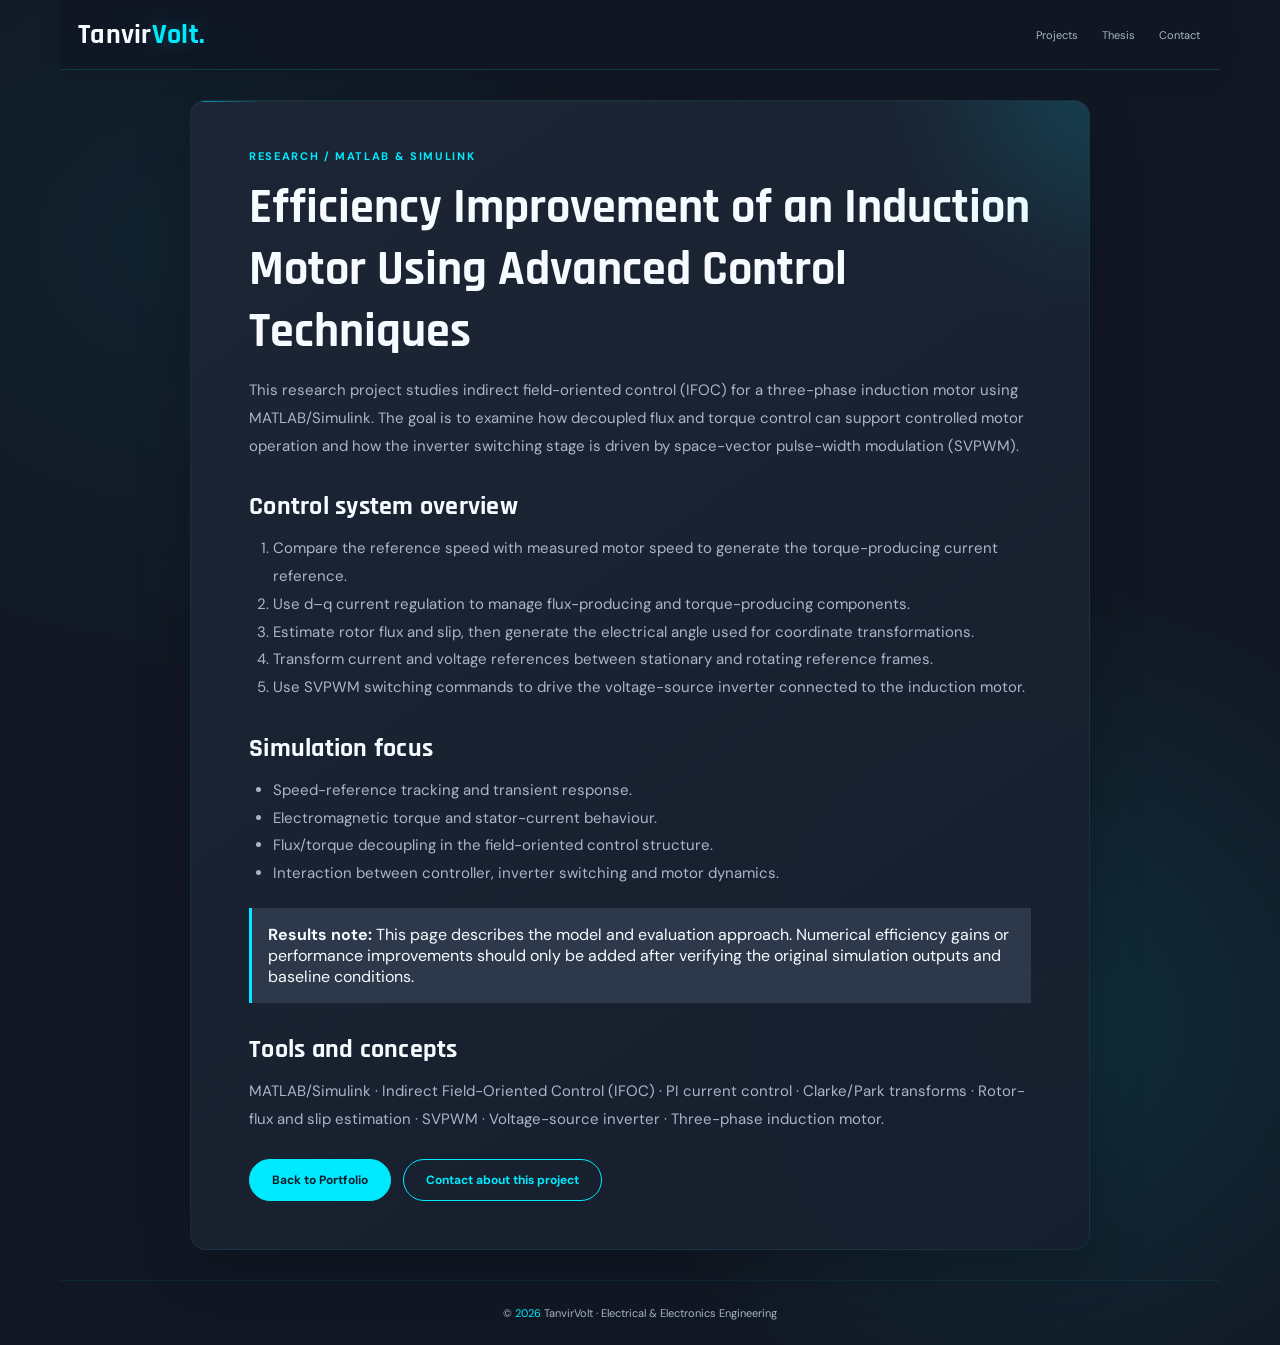
<file: projects/induction-motor-foc.html>
<!doctype html>
<html lang="en">
<head>
<meta charset="utf-8"><meta name="viewport" content="width=device-width, initial-scale=1">
<title>Induction Motor FOC in MATLAB/Simulink | TanvirVolt</title>
<meta name="description" content="Explore TanvirVolt's BSc EEE thesis on induction motor control using IFOC, d–q current regulation, rotor-flux estimation and SVPWM in MATLAB/Simulink.">
<meta name="robots" content="index,follow,max-image-preview:large">
<link rel="canonical" href="https://tanvirvolt.github.io/projects/induction-motor-foc.html">
<meta property="og:type" content="article"><meta property="og:title" content="Induction Motor FOC in MATLAB/Simulink | TanvirVolt"><meta property="og:description" content="Research overview of indirect field-oriented control and SVPWM for induction motors."><meta property="og:url" content="https://tanvirvolt.github.io/projects/induction-motor-foc.html"><meta property="og:image" content="https://tanvirvolt.github.io/profile.jpg">
<link rel="stylesheet" href="../style.css">
<script type="application/ld+json">{"@context":"https://schema.org","@graph":[{"@type":"TechArticle","headline":"Efficiency Improvement of an Induction Motor Using Advanced Control Techniques","description":"BSc EEE research overview of IFOC, d–q current regulation, rotor-flux and slip estimation, and SVPWM-based inverter control in MATLAB/Simulink.","url":"https://tanvirvolt.github.io/projects/induction-motor-foc.html","author":{"@type":"Person","name":"Mohammad Tanberul Islam","url":"https://tanvirvolt.github.io/"},"about":["Indirect Field-Oriented Control","Induction Motor","SVPWM","MATLAB/Simulink"]},{"@type":"BreadcrumbList","itemListElement":[{"@type":"ListItem","position":1,"name":"Home","item":"https://tanvirvolt.github.io/"},{"@type":"ListItem","position":2,"name":"Projects","item":"https://tanvirvolt.github.io/#projects"},{"@type":"ListItem","position":3,"name":"Induction Motor FOC Research","item":"https://tanvirvolt.github.io/projects/induction-motor-foc.html"}]}]}</script>
<style>main{max-width:900px;margin:30px auto;padding:clamp(20px,5vw,56px)}.eyebrow{color:var(--cyan);letter-spacing:.15em;font-size:11px;font-weight:700}h1{font:700 clamp(32px,5vw,48px) Rajdhani;margin:14px 0}h2{font-size:26px;margin-top:30px}p,li{color:var(--muted);font-size:15px;line-height:1.85}ul,ol{padding-left:24px}.note{padding:16px;border-left:3px solid var(--cyan);background:var(--soft);margin:20px 0}.links{display:flex;gap:12px;flex-wrap:wrap;margin-top:26px}</style>
</head><body><div class="shell"><header><a class="logo" href="../index.html">Tanvir<span>Volt.</span></a><nav><a href="../index.html#projects">Projects</a><a href="../index.html#thesis">Thesis</a><a href="../index.html#contact">Contact</a></nav></header><main class="panel"><div class="eyebrow">RESEARCH / MATLAB & SIMULINK</div><h1>Efficiency Improvement of an Induction Motor Using Advanced Control Techniques</h1><p>This research project studies indirect field-oriented control (IFOC) for a three-phase induction motor using MATLAB/Simulink. The goal is to examine how decoupled flux and torque control can support controlled motor operation and how the inverter switching stage is driven by space-vector pulse-width modulation (SVPWM).</p>
<h2>Control system overview</h2><ol><li>Compare the reference speed with measured motor speed to generate the torque-producing current reference.</li><li>Use d–q current regulation to manage flux-producing and torque-producing components.</li><li>Estimate rotor flux and slip, then generate the electrical angle used for coordinate transformations.</li><li>Transform current and voltage references between stationary and rotating reference frames.</li><li>Use SVPWM switching commands to drive the voltage-source inverter connected to the induction motor.</li></ol>
<h2>Simulation focus</h2><ul><li>Speed-reference tracking and transient response.</li><li>Electromagnetic torque and stator-current behaviour.</li><li>Flux/torque decoupling in the field-oriented control structure.</li><li>Interaction between controller, inverter switching and motor dynamics.</li></ul>
<div class="note"><strong>Results note:</strong> This page describes the model and evaluation approach. Numerical efficiency gains or performance improvements should only be added after verifying the original simulation outputs and baseline conditions.</div>
<h2>Tools and concepts</h2><p>MATLAB/Simulink · Indirect Field-Oriented Control (IFOC) · PI current control · Clarke/Park transforms · Rotor-flux and slip estimation · SVPWM · Voltage-source inverter · Three-phase induction motor.</p>
<div class="links"><a class="btn" href="../index.html#thesis">Back to Portfolio</a><a class="btn ghost" href="../index.html#contact">Contact about this project</a></div></main><footer>© <span id="year">2026</span> TanvirVolt · Electrical & Electronics Engineering</footer></div></body></html>
</file>
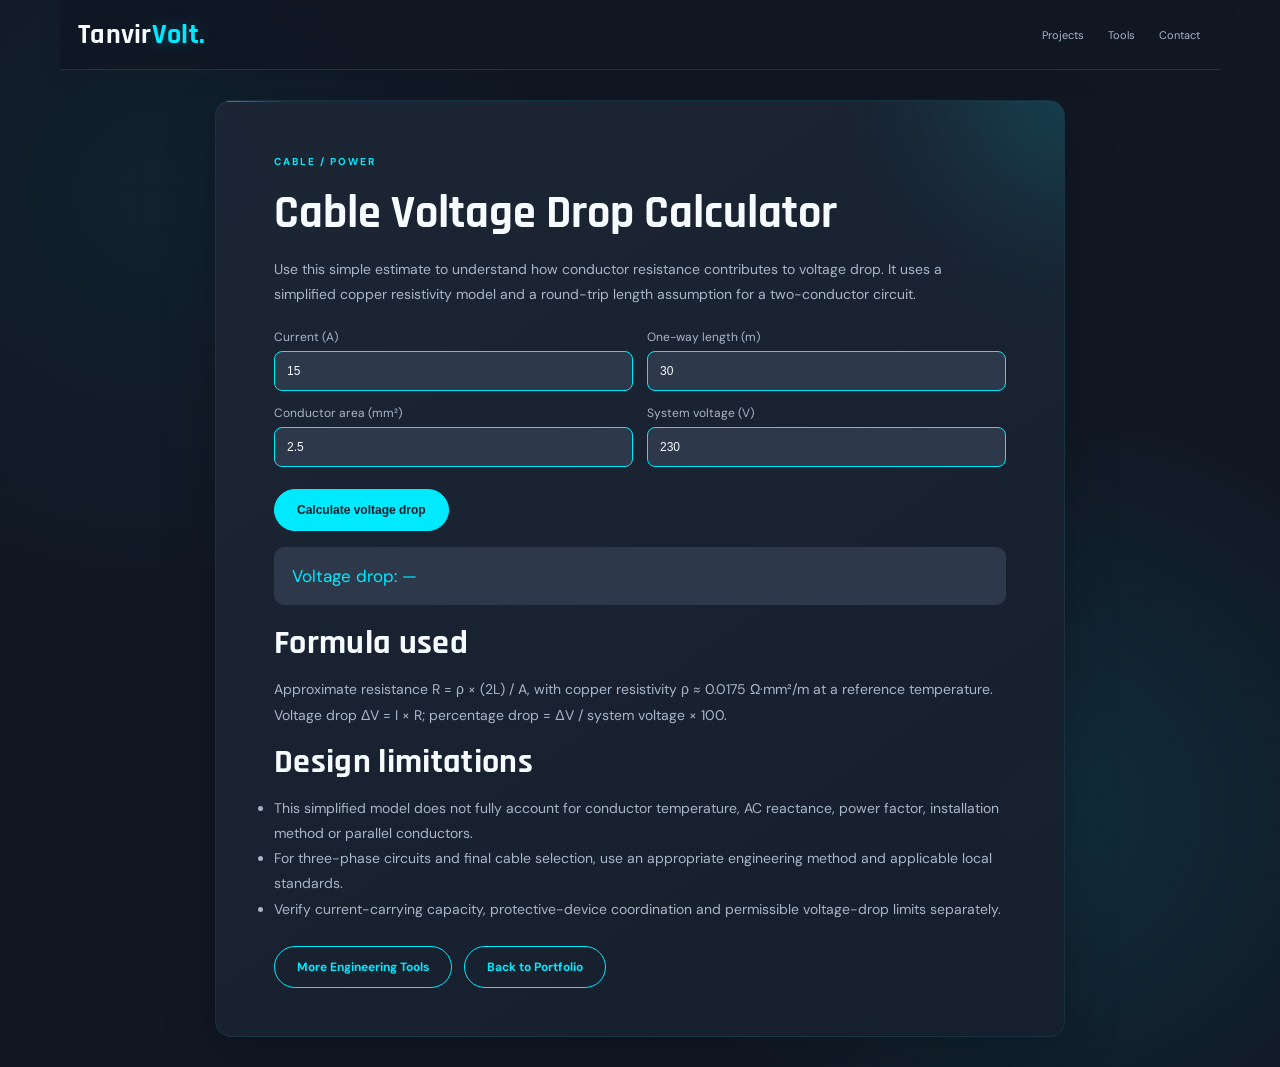
<file: tools/cable-voltage-drop.html>
<!doctype html>
<html lang="en"><head><meta charset="utf-8"><meta name="viewport" content="width=device-width, initial-scale=1"><title>Cable Voltage Drop Calculator | TanvirVolt</title><meta name="description" content="Estimate copper cable voltage drop using current, one-way cable length, conductor cross-sectional area and system voltage. Includes formula and limitations."><meta name="robots" content="index,follow,max-image-preview:large"><link rel="canonical" href="https://tanvirvolt.github.io/tools/cable-voltage-drop.html"><meta property="og:type" content="website"><meta property="og:title" content="Cable Voltage Drop Calculator | TanvirVolt"><meta property="og:description" content="Estimate voltage drop in a copper conductor with a simple educational calculator."><meta property="og:url" content="https://tanvirvolt.github.io/tools/cable-voltage-drop.html"><meta property="og:image" content="https://tanvirvolt.github.io/profile.jpg"><link rel="stylesheet" href="../style.css"><script type="application/ld+json">{"@context":"https://schema.org","@type":"WebApplication","name":"Cable Voltage Drop Calculator","applicationCategory":"UtilitiesApplication","operatingSystem":"Any","url":"https://tanvirvolt.github.io/tools/cable-voltage-drop.html","description":"Preliminary voltage-drop estimate for copper conductors using current, cable length and cross-sectional area.","author":{"@type":"Person","name":"Mohammad Tanberul Islam","url":"https://tanvirvolt.github.io/"}}</script><style>main{max-width:850px;margin:30px auto;padding:clamp(20px,5vw,48px)}h1{font:700 clamp(32px,5vw,46px) Rajdhani;margin:14px 0}p,li{color:var(--muted);line-height:1.8;font-size:14px}.calc{display:grid;grid-template-columns:repeat(2,minmax(0,1fr));gap:14px;margin:22px 0}.calc label{color:var(--muted);font-size:12px}.calc input{display:block;margin-top:6px;width:100%;padding:12px;background:var(--soft);border:1px solid var(--cyan);border-radius:8px;color:var(--text)}.result{padding:18px;background:var(--soft);border-radius:10px;color:var(--cyan);font-size:17px;margin:16px 0}.links{display:flex;gap:12px;flex-wrap:wrap;margin-top:24px}@media(max-width:560px){.calc{grid-template-columns:1fr}}</style></head><body><div class="shell"><header><a class="logo" href="../index.html">Tanvir<span>Volt.</span></a><nav><a href="../index.html#projects">Projects</a><a href="../index.html#eee-tools">Tools</a><a href="../index.html#contact">Contact</a></nav></header><main class="panel"><small class="eyebrow">CABLE / POWER</small><h1>Cable Voltage Drop Calculator</h1><p>Use this simple estimate to understand how conductor resistance contributes to voltage drop. It uses a simplified copper resistivity model and a round-trip length assumption for a two-conductor circuit.</p><div class="calc"><label>Current (A)<input id="i" type="number" min="0.01" step="any" value="15"></label><label>One-way length (m)<input id="l" type="number" min="0.01" step="any" value="30"></label><label>Conductor area (mm²)<input id="a" type="number" min="0.1" step="any" value="2.5"></label><label>System voltage (V)<input id="v" type="number" min="1" step="any" value="230"></label></div><button class="btn" id="calc">Calculate voltage drop</button><div class="result" id="result" aria-live="polite">Voltage drop: —</div><h2>Formula used</h2><p>Approximate resistance R = ρ × (2L) / A, with copper resistivity ρ ≈ 0.0175 Ω·mm²/m at a reference temperature. Voltage drop ΔV = I × R; percentage drop = ΔV / system voltage × 100.</p><h2>Design limitations</h2><ul><li>This simplified model does not fully account for conductor temperature, AC reactance, power factor, installation method or parallel conductors.</li><li>For three-phase circuits and final cable selection, use an appropriate engineering method and applicable local standards.</li><li>Verify current-carrying capacity, protective-device coordination and permissible voltage-drop limits separately.</li></ul><div class="links"><a class="btn ghost" href="../index.html#eee-tools">More Engineering Tools</a><a class="btn ghost" href="../index.html">Back to Portfolio</a></div></main></div><script>document.getElementById('calc').addEventListener('click',()=>{const i=Number(document.getElementById('i').value),l=Number(document.getElementById('l').value),a=Number(document.getElementById('a').value),v=Number(document.getElementById('v').value),out=document.getElementById('result');if(!(i>0&&l>0&&a>0&&v>0)){out.textContent='Enter valid positive values.';return;}const drop=i*0.0175*(2*l)/a;out.textContent='Voltage drop: '+drop.toFixed(2)+' V ('+(drop/v*100).toFixed(2)+'%)';});</script></body></html>
</file>
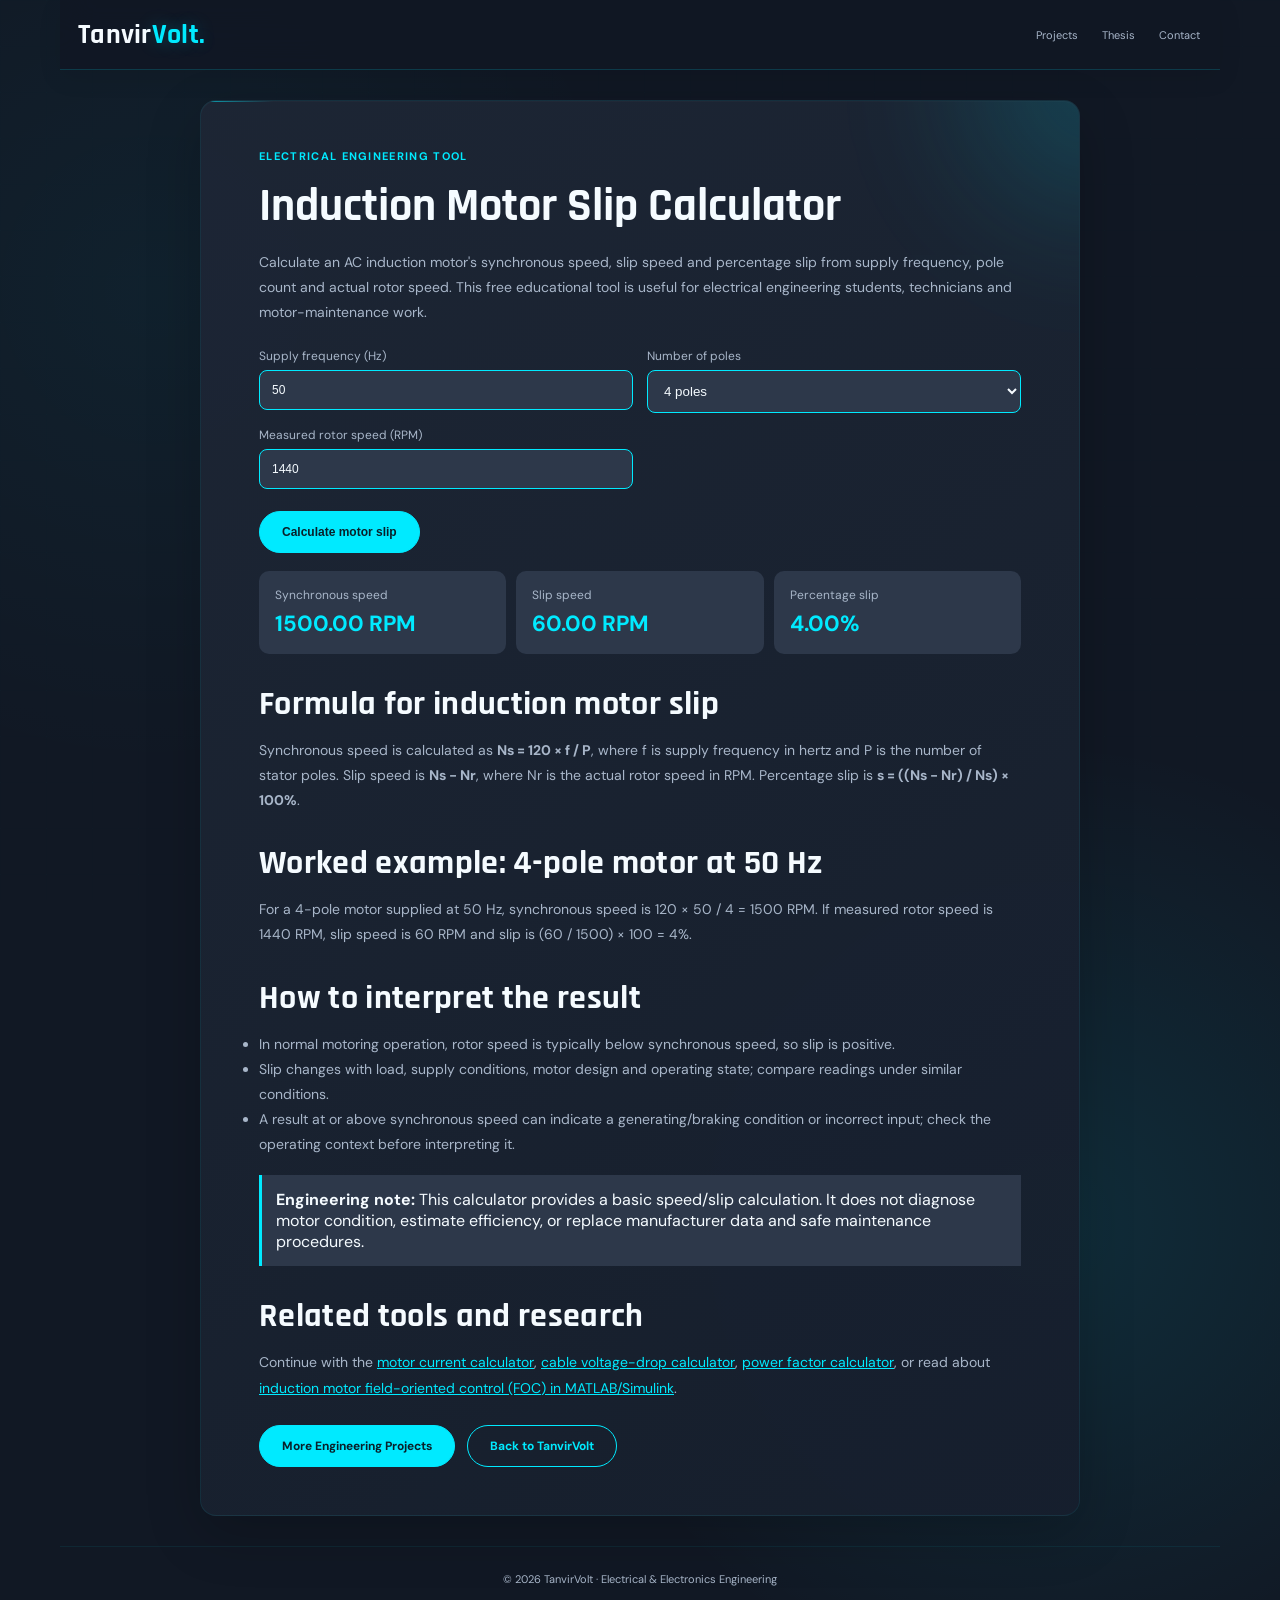
<file: tools/induction-motor-slip-calculator.html>
<!doctype html>
<html lang="en">
<head>
<meta charset="utf-8">
<meta name="viewport" content="width=device-width, initial-scale=1">
<title>Induction Motor Slip Calculator: RPM, Frequency & Poles | TanvirVolt</title>
<meta name="description" content="Calculate induction motor synchronous speed, slip speed and percentage slip from supply frequency, pole count and rotor speed. Includes formulas, worked example and practical notes.">
<meta name="robots" content="index,follow,max-image-preview:large">
<link rel="canonical" href="https://tanvirvolt.github.io/tools/induction-motor-slip-calculator.html">
<meta property="og:type" content="website">
<meta property="og:title" content="Induction Motor Slip Calculator | TanvirVolt">
<meta property="og:description" content="Calculate synchronous speed, rotor slip speed and slip percentage for an AC induction motor.">
<meta property="og:url" content="https://tanvirvolt.github.io/tools/induction-motor-slip-calculator.html">
<meta property="og:site_name" content="TanvirVolt">
<meta property="og:image" content="https://tanvirvolt.github.io/profile.jpg">
<meta name="twitter:card" content="summary_large_image">
<meta name="twitter:title" content="Induction Motor Slip Calculator | TanvirVolt">
<meta name="twitter:description" content="A practical calculator for induction motor synchronous speed and slip percentage.">
<meta name="twitter:image" content="https://tanvirvolt.github.io/profile.jpg">
<link rel="stylesheet" href="../style.css">
<script type="application/ld+json">
{"@context":"https://schema.org","@graph":[
{"@type":"WebApplication","name":"Induction Motor Slip Calculator","applicationCategory":"UtilitiesApplication","operatingSystem":"Any","url":"https://tanvirvolt.github.io/tools/induction-motor-slip-calculator.html","description":"Calculate synchronous speed, slip speed and slip percentage from supply frequency, number of poles and rotor speed.","author":{"@type":"Person","name":"Mohammad Tanberul Islam","url":"https://tanvirvolt.github.io/"}},
{"@type":"BreadcrumbList","itemListElement":[{"@type":"ListItem","position":1,"name":"Home","item":"https://tanvirvolt.github.io/"},{"@type":"ListItem","position":2,"name":"Electrical Engineering Tools","item":"https://tanvirvolt.github.io/#projects"},{"@type":"ListItem","position":3,"name":"Induction Motor Slip Calculator","item":"https://tanvirvolt.github.io/tools/induction-motor-slip-calculator.html"}]}
]}
</script>
<style>
main{max-width:880px;margin:30px auto;padding:clamp(20px,5vw,48px)}h1{font:700 clamp(32px,5vw,46px) Rajdhani;margin:14px 0}h2{margin-top:28px}p,li{color:var(--muted);line-height:1.8;font-size:14px}.eyebrow{color:var(--cyan);letter-spacing:.12em;font-size:11px;font-weight:700}.calc{display:grid;grid-template-columns:repeat(2,minmax(0,1fr));gap:14px;margin:22px 0}.calc label{color:var(--muted);font-size:12px}.calc input,.calc select{display:block;margin-top:6px;width:100%;padding:12px;background:var(--soft);border:1px solid var(--cyan);border-radius:8px;color:var(--text)}.result{display:grid;grid-template-columns:repeat(3,minmax(0,1fr));gap:10px;margin:18px 0}.metric{padding:16px;background:var(--soft);border-radius:10px}.metric span{display:block;color:var(--muted);font-size:12px}.metric strong{display:block;color:var(--cyan);font-size:22px;margin-top:6px}.note{padding:14px;border-left:3px solid var(--cyan);background:var(--soft);margin:18px 0}.links{display:flex;gap:12px;flex-wrap:wrap;margin-top:24px}a.inline-link{color:var(--cyan);text-decoration:underline}@media(max-width:560px){.calc{grid-template-columns:1fr}.result{grid-template-columns:1fr}}
</style>
</head>
<body><div class="shell">
<header><a class="logo" href="../index.html">Tanvir<span>Volt.</span></a><nav><a href="../index.html#projects">Projects</a><a href="../index.html#thesis">Thesis</a><a href="../index.html#contact">Contact</a></nav></header>
<main class="panel">
<div class="eyebrow">ELECTRICAL ENGINEERING TOOL</div>
<h1>Induction Motor Slip Calculator</h1>
<p>Calculate an AC induction motor's synchronous speed, slip speed and percentage slip from supply frequency, pole count and actual rotor speed. This free educational tool is useful for electrical engineering students, technicians and motor-maintenance work.</p>
<div class="calc">
<label>Supply frequency (Hz)<input id="frequency" type="number" min="1" max="400" step="any" value="50"></label>
<label>Number of poles<select id="poles"><option value="2">2 poles</option><option value="4" selected>4 poles</option><option value="6">6 poles</option><option value="8">8 poles</option><option value="10">10 poles</option><option value="12">12 poles</option></select></label>
<label>Measured rotor speed (RPM)<input id="rotor" type="number" min="0" step="any" value="1440"></label>
</div>
<button class="btn" id="calculate" type="button">Calculate motor slip</button>
<div class="result" aria-live="polite">
<div class="metric"><span>Synchronous speed</span><strong id="sync">1500 RPM</strong></div>
<div class="metric"><span>Slip speed</span><strong id="slipSpeed">60 RPM</strong></div>
<div class="metric"><span>Percentage slip</span><strong id="slipPct">4.00%</strong></div>
</div>
<h2>Formula for induction motor slip</h2>
<p>Synchronous speed is calculated as <strong>Ns = 120 × f / P</strong>, where f is supply frequency in hertz and P is the number of stator poles. Slip speed is <strong>Ns − Nr</strong>, where Nr is the actual rotor speed in RPM. Percentage slip is <strong>s = ((Ns − Nr) / Ns) × 100%</strong>.</p>
<h2>Worked example: 4-pole motor at 50 Hz</h2>
<p>For a 4-pole motor supplied at 50 Hz, synchronous speed is 120 × 50 / 4 = 1500 RPM. If measured rotor speed is 1440 RPM, slip speed is 60 RPM and slip is (60 / 1500) × 100 = 4%.</p>
<h2>How to interpret the result</h2>
<ul><li>In normal motoring operation, rotor speed is typically below synchronous speed, so slip is positive.</li><li>Slip changes with load, supply conditions, motor design and operating state; compare readings under similar conditions.</li><li>A result at or above synchronous speed can indicate a generating/braking condition or incorrect input; check the operating context before interpreting it.</li></ul>
<div class="note"><strong>Engineering note:</strong> This calculator provides a basic speed/slip calculation. It does not diagnose motor condition, estimate efficiency, or replace manufacturer data and safe maintenance procedures.</div>
<h2>Related tools and research</h2>
<p>Continue with the <a class="inline-link" href="motor-current-calculator.html">motor current calculator</a>, <a class="inline-link" href="cable-voltage-drop.html">cable voltage-drop calculator</a>, <a class="inline-link" href="power-factor-calculator.html">power factor calculator</a>, or read about <a class="inline-link" href="../projects/induction-motor-foc.html">induction motor field-oriented control (FOC) in MATLAB/Simulink</a>.</p>
<div class="links"><a class="btn" href="../index.html#projects">More Engineering Projects</a><a class="btn ghost" href="../index.html">Back to TanvirVolt</a></div>
</main>
<footer>© 2026 TanvirVolt · Electrical &amp; Electronics Engineering</footer>
</div>
<script>
(function(){
const f=document.getElementById('frequency'),p=document.getElementById('poles'),r=document.getElementById('rotor');
function calc(){
const hz=Number(f.value),poles=Number(p.value),rpm=Number(r.value);
const sync=document.getElementById('sync'),speed=document.getElementById('slipSpeed'),pct=document.getElementById('slipPct');
if(!(hz>0&&hz<=400&&poles>0&&rpm>=0&&Number.isFinite(rpm))){sync.textContent='Check inputs';speed.textContent='—';pct.textContent='—';return;}
const ns=120*hz/poles,ss=ns-rpm,slip=ss/ns*100;
sync.textContent=ns.toFixed(2)+' RPM';speed.textContent=ss.toFixed(2)+' RPM';pct.textContent=slip.toFixed(2)+'%';
}
document.getElementById('calculate').addEventListener('click',calc);
[f,p,r].forEach(el=>el.addEventListener('input',calc));calc();
})();
</script>
</body></html>
</file>
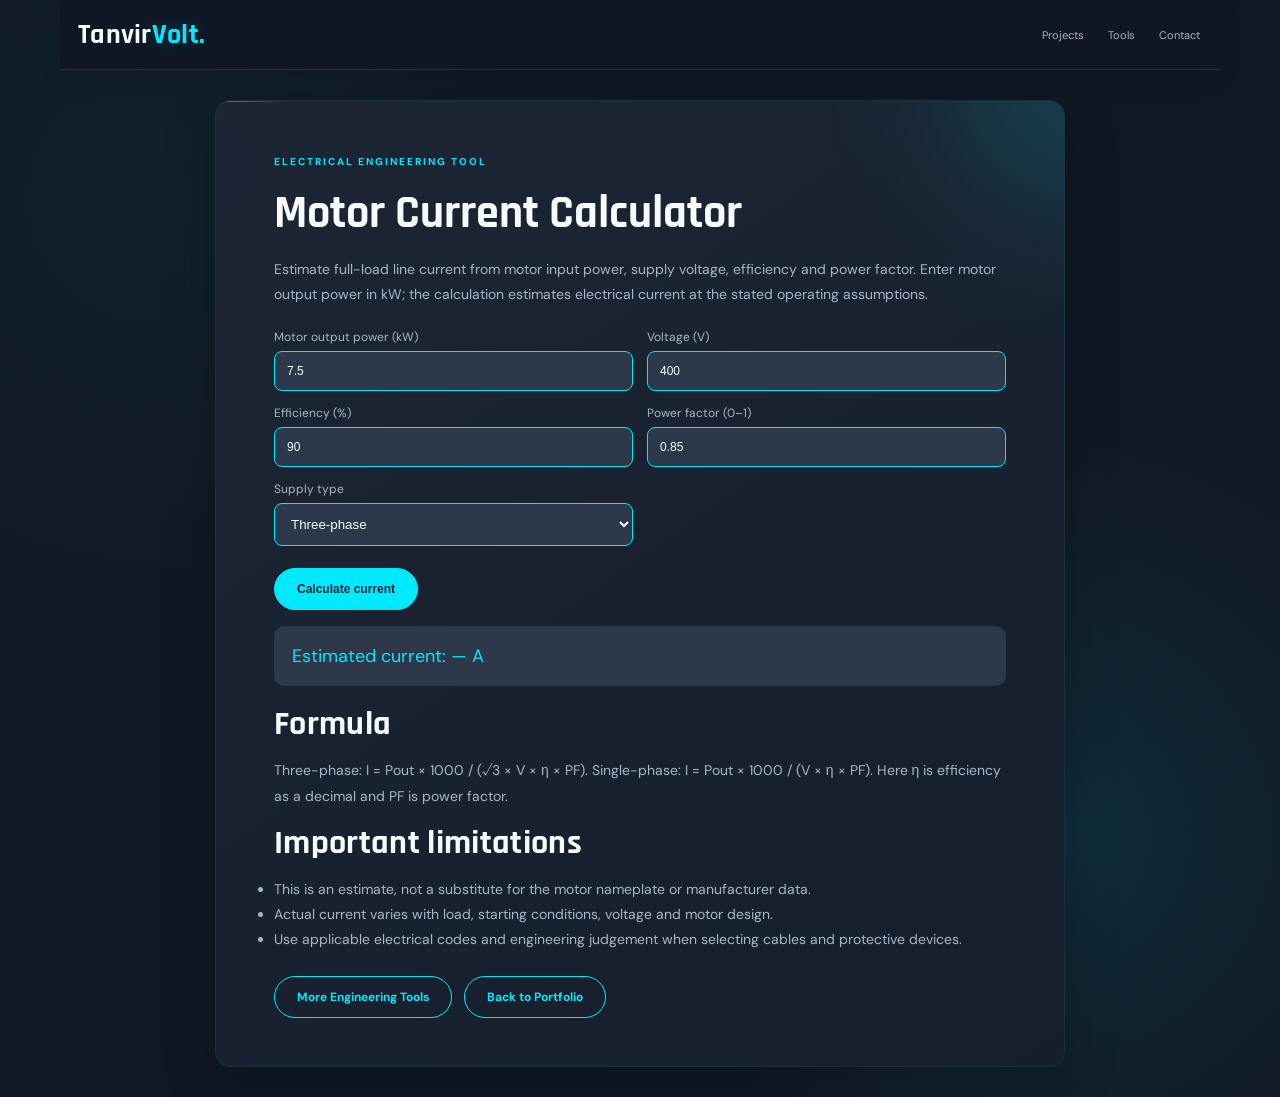
<file: tools/motor-current-calculator.html>
<!doctype html>
<html lang="en"><head><meta charset="utf-8"><meta name="viewport" content="width=device-width, initial-scale=1"><title>Motor Current Calculator (kW, Voltage, PF) | TanvirVolt</title><meta name="description" content="Estimate single-phase or three-phase motor full-load current from power, voltage, efficiency and power factor with this free educational electrical engineering calculator."><meta name="robots" content="index,follow,max-image-preview:large"><link rel="canonical" href="https://tanvirvolt.github.io/tools/motor-current-calculator.html"><meta property="og:type" content="website"><meta property="og:title" content="Motor Current Calculator | TanvirVolt"><meta property="og:description" content="Estimate motor current from kW, voltage, efficiency and power factor."><meta property="og:url" content="https://tanvirvolt.github.io/tools/motor-current-calculator.html"><meta property="og:image" content="https://tanvirvolt.github.io/profile.jpg"><link rel="stylesheet" href="../style.css"><script type="application/ld+json">{"@context":"https://schema.org","@type":"WebApplication","name":"Motor Current Calculator","applicationCategory":"UtilitiesApplication","operatingSystem":"Any","url":"https://tanvirvolt.github.io/tools/motor-current-calculator.html","description":"Educational estimate of single-phase or three-phase motor current from input power, voltage, efficiency and power factor.","author":{"@type":"Person","name":"Mohammad Tanberul Islam","url":"https://tanvirvolt.github.io/"}}</script><style>main{max-width:850px;margin:30px auto;padding:clamp(20px,5vw,48px)}h1{font:700 clamp(32px,5vw,46px) Rajdhani;margin:14px 0}p,li{color:var(--muted);line-height:1.8;font-size:14px}.calc{display:grid;grid-template-columns:repeat(2,minmax(0,1fr));gap:14px;margin:22px 0}.calc label{color:var(--muted);font-size:12px}.calc input,.calc select{display:block;margin-top:6px;width:100%;padding:12px;background:var(--soft);border:1px solid var(--cyan);border-radius:8px;color:var(--text)}.result{padding:18px;background:var(--soft);border-radius:10px;color:var(--cyan);font-size:18px;margin:16px 0}.links{display:flex;gap:12px;flex-wrap:wrap;margin-top:24px}@media(max-width:560px){.calc{grid-template-columns:1fr}}</style></head><body><div class="shell"><header><a class="logo" href="../index.html">Tanvir<span>Volt.</span></a><nav><a href="../index.html#projects">Projects</a><a href="../index.html#eee-tools">Tools</a><a href="../index.html#contact">Contact</a></nav></header><main class="panel"><small class="eyebrow">ELECTRICAL ENGINEERING TOOL</small><h1>Motor Current Calculator</h1><p>Estimate full-load line current from motor input power, supply voltage, efficiency and power factor. Enter motor output power in kW; the calculation estimates electrical current at the stated operating assumptions.</p><div class="calc"><label>Motor output power (kW)<input id="kw" type="number" min="0.01" step="any" value="7.5"></label><label>Voltage (V)<input id="v" type="number" min="1" step="any" value="400"></label><label>Efficiency (%)<input id="eff" type="number" min="1" max="100" step="any" value="90"></label><label>Power factor (0–1)<input id="pf" type="number" min="0.01" max="1" step="0.01" value="0.85"></label><label>Supply type<select id="phase"><option value="3">Three-phase</option><option value="1">Single-phase</option></select></label></div><button class="btn" id="calc">Calculate current</button><div class="result" id="result" aria-live="polite">Estimated current: — A</div><h2>Formula</h2><p>Three-phase: I = Pout × 1000 / (√3 × V × η × PF). Single-phase: I = Pout × 1000 / (V × η × PF). Here η is efficiency as a decimal and PF is power factor.</p><h2>Important limitations</h2><ul><li>This is an estimate, not a substitute for the motor nameplate or manufacturer data.</li><li>Actual current varies with load, starting conditions, voltage and motor design.</li><li>Use applicable electrical codes and engineering judgement when selecting cables and protective devices.</li></ul><div class="links"><a class="btn ghost" href="../index.html#eee-tools">More Engineering Tools</a><a class="btn ghost" href="../index.html">Back to Portfolio</a></div></main></div><script>document.getElementById('calc').addEventListener('click',()=>{const p=Number(document.getElementById('kw').value),v=Number(document.getElementById('v').value),e=Number(document.getElementById('eff').value)/100,pf=Number(document.getElementById('pf').value),ph=Number(document.getElementById('phase').value);const out=document.getElementById('result');if(!(p>0&&v>0&&e>0&&e<=1&&pf>0&&pf<=1)){out.textContent='Enter valid positive values; efficiency and PF must be within their valid ranges.';return;}const i=p*1000/((ph===3?Math.sqrt(3):1)*v*e*pf);out.textContent='Estimated current: '+i.toFixed(2)+' A';});</script></body></html>
</file>
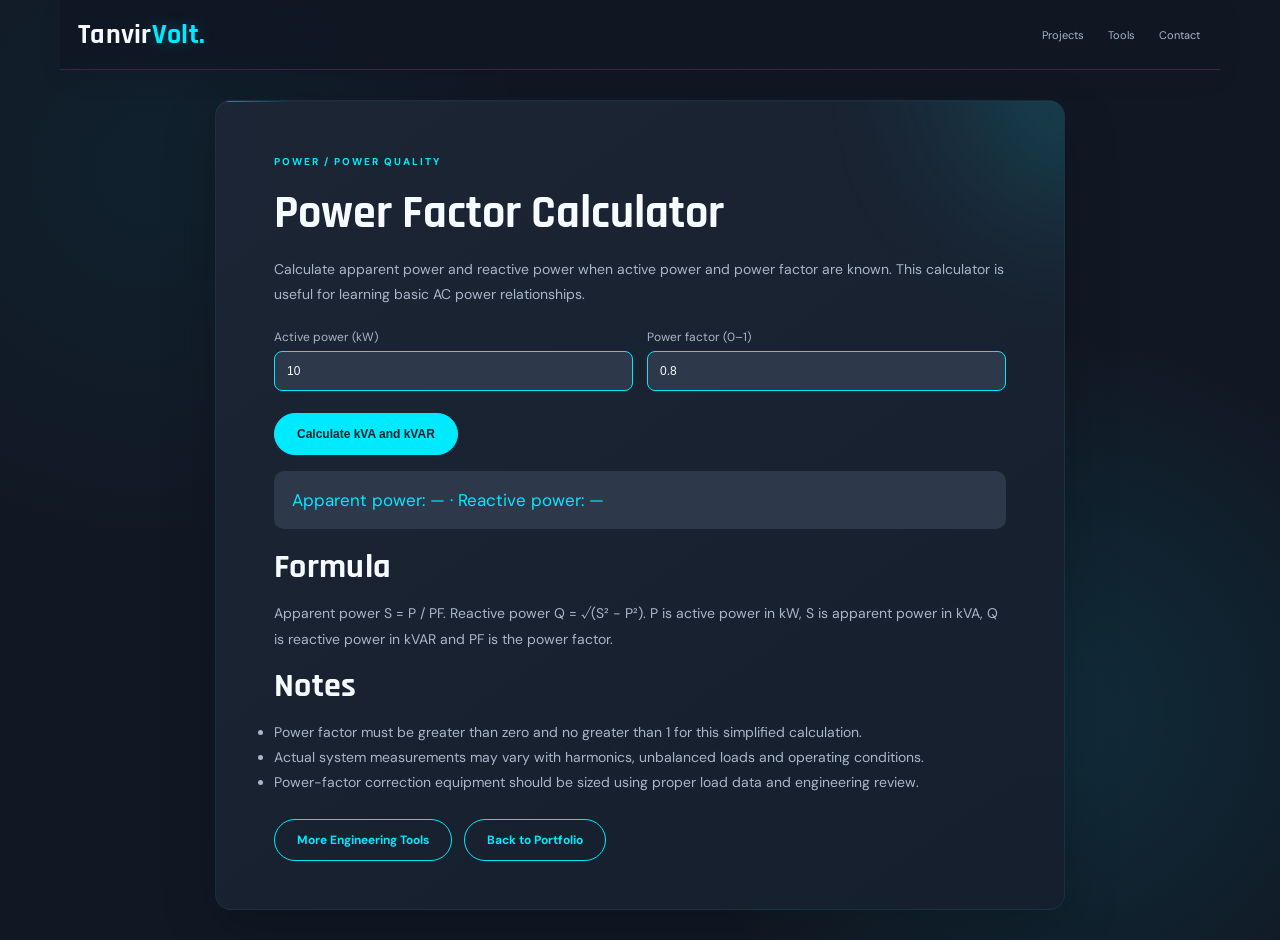
<file: tools/power-factor-calculator.html>
<!doctype html>
<html lang="en"><head><meta charset="utf-8"><meta name="viewport" content="width=device-width, initial-scale=1"><title>Power Factor Calculator (kW, kVA, kVAR) | TanvirVolt</title><meta name="description" content="Calculate apparent power in kVA and reactive power in kVAR from active power and power factor. Free educational power factor calculator by TanvirVolt."><meta name="robots" content="index,follow,max-image-preview:large"><link rel="canonical" href="https://tanvirvolt.github.io/tools/power-factor-calculator.html"><meta property="og:type" content="website"><meta property="og:title" content="Power Factor Calculator | TanvirVolt"><meta property="og:description" content="Calculate kVA and kVAR from kW and power factor."><meta property="og:url" content="https://tanvirvolt.github.io/tools/power-factor-calculator.html"><meta property="og:image" content="https://tanvirvolt.github.io/profile.jpg"><link rel="stylesheet" href="../style.css"><script type="application/ld+json">{"@context":"https://schema.org","@type":"WebApplication","name":"Power Factor Calculator","applicationCategory":"UtilitiesApplication","operatingSystem":"Any","url":"https://tanvirvolt.github.io/tools/power-factor-calculator.html","description":"Calculate apparent and reactive power from active power and power factor.","author":{"@type":"Person","name":"Mohammad Tanberul Islam","url":"https://tanvirvolt.github.io/"}}</script><style>main{max-width:850px;margin:30px auto;padding:clamp(20px,5vw,48px)}h1{font:700 clamp(32px,5vw,46px) Rajdhani;margin:14px 0}p,li{color:var(--muted);line-height:1.8;font-size:14px}.calc{display:grid;grid-template-columns:repeat(2,minmax(0,1fr));gap:14px;margin:22px 0}.calc label{color:var(--muted);font-size:12px}.calc input{display:block;margin-top:6px;width:100%;padding:12px;background:var(--soft);border:1px solid var(--cyan);border-radius:8px;color:var(--text)}.result{padding:18px;background:var(--soft);border-radius:10px;color:var(--cyan);font-size:17px;margin:16px 0}.links{display:flex;gap:12px;flex-wrap:wrap;margin-top:24px}@media(max-width:560px){.calc{grid-template-columns:1fr}}</style></head><body><div class="shell"><header><a class="logo" href="../index.html">Tanvir<span>Volt.</span></a><nav><a href="../index.html#projects">Projects</a><a href="../index.html#eee-tools">Tools</a><a href="../index.html#contact">Contact</a></nav></header><main class="panel"><small class="eyebrow">POWER / POWER QUALITY</small><h1>Power Factor Calculator</h1><p>Calculate apparent power and reactive power when active power and power factor are known. This calculator is useful for learning basic AC power relationships.</p><div class="calc"><label>Active power (kW)<input id="kw" type="number" min="0.01" step="any" value="10"></label><label>Power factor (0–1)<input id="pf" type="number" min="0.01" max="1" step="0.01" value="0.8"></label></div><button class="btn" id="calc">Calculate kVA and kVAR</button><div class="result" id="result" aria-live="polite">Apparent power: — · Reactive power: —</div><h2>Formula</h2><p>Apparent power S = P / PF. Reactive power Q = √(S² − P²). P is active power in kW, S is apparent power in kVA, Q is reactive power in kVAR and PF is the power factor.</p><h2>Notes</h2><ul><li>Power factor must be greater than zero and no greater than 1 for this simplified calculation.</li><li>Actual system measurements may vary with harmonics, unbalanced loads and operating conditions.</li><li>Power-factor correction equipment should be sized using proper load data and engineering review.</li></ul><div class="links"><a class="btn ghost" href="../index.html#eee-tools">More Engineering Tools</a><a class="btn ghost" href="../index.html">Back to Portfolio</a></div></main></div><script>document.getElementById('calc').addEventListener('click',()=>{const p=Number(document.getElementById('kw').value),pf=Number(document.getElementById('pf').value),out=document.getElementById('result');if(!(p>0&&pf>0&&pf<=1)){out.textContent='Enter valid kW and power factor between 0 and 1.';return;}const s=p/pf,q=Math.sqrt(Math.max(0,s*s-p*p));out.textContent='Apparent power: '+s.toFixed(2)+' kVA · Reactive power: '+q.toFixed(2)+' kVAR';});</script></body></html>
</file>
<file: style.css>
@import url('https://fonts.googleapis.com/css2?family=DM+Sans:wght@400;500;600;700&family=Rajdhani:wght@500;600;700&display=swap');
:root{--bg:#111824;--card:#1d2635;--soft:#2d384a;--text:#f5fbff;--muted:#a8b6c9;--cyan:#00eaff;--glow:rgba(0,234,255,.28)}*{box-sizing:border-box;margin:0;padding:0}html{scroll-behavior:smooth;scroll-padding-top:90px}body{background:radial-gradient(circle at 80% 80%,rgba(0,234,255,.14),transparent 30%),var(--bg);color:var(--text);font-family:'DM Sans',sans-serif;overflow-x:hidden}body:before{content:'';position:fixed;inset:0;z-index:-1;opacity:.25;background-image:linear-gradient(rgba(0,234,255,.04) 1px,transparent 1px),linear-gradient(90deg,rgba(0,234,255,.04) 1px,transparent 1px);background-size:42px 42px}a{text-decoration:none;color:inherit}.shell{width:min(1160px,92%);margin:auto}header{height:72px;display:flex;align-items:center;justify-content:space-between;position:sticky;top:0;z-index:100;background:rgba(17,24,36,.9);backdrop-filter:blur(16px);border-bottom:1px solid rgba(0,234,255,.12)}.logo{font:700 28px Rajdhani}.logo span,h1 i,h2 span{color:var(--cyan);font-style:normal}nav{display:flex;gap:20px;font-size:11px}nav a{color:var(--muted);transition:.25s}nav a:hover{color:var(--cyan)}#menu{display:none;background:none;border:0;color:white;font-size:24px}.single-layout{display:flex;flex-direction:column;gap:18px;padding:18px 0}.panel{background:linear-gradient(145deg,rgba(29,38,53,.98),rgba(22,31,45,.98));border:1px solid rgba(255,255,255,.05);border-radius:16px;padding:54px 64px;box-shadow:0 18px 55px rgba(0,0,0,.18);position:relative;overflow:hidden}.panel:after{content:'';position:absolute;width:260px;height:260px;right:-150px;top:-150px;border-radius:50%;background:var(--glow);filter:blur(75px);pointer-events:none}.panel>small{color:var(--cyan);font-size:10px;letter-spacing:2px;font-weight:700}.hero{min-height:500px;display:grid;grid-template-columns:1fr .8fr;align-items:center;gap:20px}.hero h1{font:500 25px Rajdhani;line-height:1.15;margin:18px 0 10px}.hero h1 b{display:block;font-size:60px;font-weight:700}.hero h2,h2{font:700 34px Rajdhani;margin:12px 0}.hero h2{font-size:24px}.hero p,.about p,.timeline p,.education-grid p,.contact-intro{max-width:560px;color:var(--muted);font-size:13px;line-height:1.8}.social{display:flex;gap:10px;margin:25px 0}.social a{width:34px;height:34px;border:1px solid var(--cyan);border-radius:50%;display:grid;place-items:center;color:var(--cyan);font-size:12px;transition:.3s}.social a:hover{background:var(--cyan);color:#10202a;box-shadow:0 0 25px var(--glow);transform:translateY(-4px)}.hero-actions{display:flex;gap:12px;flex-wrap:wrap}.btn{display:inline-block;background:var(--cyan);color:#09202a;padding:12px 22px;border:1px solid var(--cyan);border-radius:25px;font-size:12px;font-weight:700;cursor:pointer;transition:.3s}.btn:hover{transform:translateY(-4px);box-shadow:0 0 28px var(--glow)}.btn.ghost{background:transparent;color:var(--cyan)}.visual{display:grid;place-items:center}.hex{width:270px;height:300px;padding:6px;background:var(--cyan);clip-path:polygon(50% 0,94% 25%,94% 75%,50% 100%,6% 75%,6% 25%);filter:drop-shadow(0 0 24px rgba(0,234,255,.65));animation:float 5s ease-in-out infinite}.hex img{width:100%;height:100%;object-fit:cover;object-position:top;clip-path:inherit}.stats-grid{display:grid;grid-template-columns:repeat(4,1fr);gap:14px}.stats-grid article{background:linear-gradient(145deg,#263346,#1d2838);border:1px solid rgba(0,234,255,.16);border-radius:13px;padding:25px 12px;text-align:center;transition:.3s}.stats-grid article:hover{transform:translateY(-7px);box-shadow:0 0 24px rgba(0,234,255,.12)}.stats-grid strong{display:block;color:var(--cyan);font:700 34px Rajdhani}.stats-grid span{color:var(--muted);font-size:11px}.about{display:grid;grid-template-columns:.65fr 1.35fr;align-items:center;gap:45px;background:linear-gradient(145deg,#303d50,#263243)}.hex.small{width:220px;height:245px;margin:auto}.about h3{font:700 17px Rajdhani;margin:8px 0 15px}.about .btn{margin-top:22px}.services,.projects-grid,.education-grid{display:grid;grid-template-columns:repeat(3,1fr);gap:16px;margin-top:25px}.services article,.projects-grid article,.education-grid article{background:var(--soft);padding:25px 18px;border-radius:12px;text-align:center;transition:.35s}.services article:hover,.projects-grid article:hover,.education-grid article:hover{transform:translateY(-9px);box-shadow:0 14px 30px rgba(0,0,0,.25),0 0 20px rgba(0,234,255,.08)}.services strong{font-size:32px;color:var(--cyan)}.services h3,.projects-grid h3,.education-grid h3{font:700 17px Rajdhani;margin:10px 0}.services p,.projects-grid p{font-size:12px;color:var(--muted);line-height:1.7}.chips{display:flex;flex-wrap:wrap;gap:12px;margin-top:25px}.chips b,.thesis-tags span{font-size:12px;font-weight:500;color:var(--muted);border:1px solid rgba(0,234,255,.3);padding:10px 14px;border-radius:6px;transition:.3s}.chips b:hover{background:var(--cyan);color:#09202a;transform:translateY(-4px)}.timeline{border-left:2px solid var(--cyan);margin-top:28px;padding-left:28px}.timeline article{margin-bottom:25px}.timeline span,.education-grid span{color:var(--cyan);font-size:12px;font-weight:700}.timeline h3{font:700 21px Rajdhani;margin:6px 0}.timeline h4{font-size:12px;color:var(--muted);margin-bottom:8px}.projects{background:linear-gradient(145deg,#303d50,#263243)}.projects-grid article{text-align:left;padding:0;overflow:hidden}.projects-grid article>div{height:130px;display:grid;place-items:center;background:linear-gradient(135deg,#123548,#2e3d4f);font-size:48px;color:var(--cyan)}.projects-grid h3,.projects-grid p,.projects-grid a{margin-left:18px}.projects-grid h3{margin-top:12px}.projects-grid p{margin-bottom:8px}.projects-grid a{display:inline-block;color:var(--cyan);font-size:11px;margin-bottom:18px}.thesis{display:grid;grid-template-columns:1.3fr .7fr;align-items:center;gap:35px;background:linear-gradient(120deg,#202f43,#173441)}.thesis h3{font:700 23px Rajdhani;line-height:1.3;margin:14px 0}.thesis-tags{display:flex;flex-wrap:wrap;gap:8px;margin:22px 0}.thesis-tags span{padding:7px 10px;color:var(--cyan)}.thesis-visual{display:grid;place-items:center}.orbit{width:210px;height:210px;border:1px solid rgba(0,234,255,.5);border-radius:50%;display:grid;place-items:center;position:relative;box-shadow:0 0 45px rgba(0,234,255,.1)}.orbit:before,.orbit:after{content:'';position:absolute;border:1px solid rgba(0,234,255,.4);border-radius:50%;inset:25px;transform:rotate(60deg)}.orbit:after{inset:55px;transform:rotate(-60deg)}.orbit span{position:absolute;color:var(--cyan);font:700 13px Rajdhani}.orbit span:nth-child(1){top:22px}.orbit span:nth-child(2){right:-20px}.orbit span:nth-child(3){bottom:22px}.education-grid{grid-template-columns:repeat(3,1fr)}.education-grid article{text-align:left}.education-grid h3{font-size:18px}.education-grid p{font-size:12px;line-height:1.6}.contact-intro{margin:8px 0 22px}.contact-cards{display:grid;grid-template-columns:1fr 1fr;gap:10px;margin:20px 0 25px}.contact-cards a{padding:14px;background:var(--soft);border-radius:8px;color:var(--cyan);font-size:15px;transition:.25s}.contact-cards a:hover{transform:translateY(-3px);box-shadow:0 0 18px rgba(0,234,255,.12)}.contact-cards span{color:var(--muted);font-size:11px;margin-left:8px}.contact form{display:flex;flex-direction:column;gap:12px}.contact form>div{display:grid;grid-template-columns:1fr 1fr;gap:12px}input,textarea{width:100%;padding:13px;background:#293343;color:white;border:1px solid rgba(255,255,255,.07);border-radius:7px;font-size:12px}input:focus,textarea:focus{outline:none;border-color:var(--cyan);box-shadow:0 0 15px rgba(0,234,255,.12)}textarea{min-height:130px;resize:vertical}.contact button{align-self:flex-start}footer{text-align:center;padding:25px 0;color:var(--muted);font-size:11px}footer span{color:var(--cyan)}.reveal{opacity:1;transform:none}.reveal.show{opacity:1;transform:none}@keyframes float{0%,100%{transform:translateY(0)}50%{transform:translateY(-12px)}}@media(max-width:800px){.panel{padding:38px 28px}.hero,.thesis{grid-template-columns:1fr;text-align:center;gap:35px}.hero p,.thesis p{margin:auto}.social{justify-content:center}.hero-actions{justify-content:center}.hero h1 b{font-size:48px}.about{grid-template-columns:1fr;text-align:center}.about p{margin:auto}.services,.projects-grid,.education-grid{grid-template-columns:1fr 1fr}.thesis-tags{justify-content:center}.contact-cards{grid-template-columns:1fr}}@media(max-width:560px){.shell{width:94%}header{height:64px}#menu{display:block}nav{display:none;position:absolute;top:64px;left:0;right:0;background:var(--card);padding:20px;flex-direction:column;text-align:center}nav.open{display:flex}.panel{padding:32px 20px;border-radius:12px}.hero h1{font-size:21px}.hero h1 b{font-size:40px}.hero h2,h2{font-size:29px}.hex{width:220px;height:245px}.stats-grid{grid-template-columns:1fr 1fr}.services,.projects-grid,.education-grid{grid-template-columns:1fr}.contact form>div{grid-template-columns:1fr}.timeline{padding-left:18px}.orbit{width:180px;height:180px}}@media(prefers-reduced-motion:reduce){*{animation:none!important;transition:none!important}.reveal{opacity:1;transform:none}}

/* Scroll progress + active navigation */
#scroll-progress{
  position:fixed;
  top:0;
  left:0;
  width:100%;
  height:3px;
  z-index:9999;
  pointer-events:none;
  background:rgba(0,234,255,.06);
}
#scroll-progress span{
  display:block;
  width:100%;
  height:100%;
  transform:scaleX(0);
  transform-origin:left center;
  background:linear-gradient(90deg,var(--cyan),#7df8ff);
  box-shadow:0 0 12px rgba(0,234,255,.75);
  will-change:transform;
}
nav a.is-active{
  color:var(--cyan);
  text-shadow:0 0 12px rgba(0,234,255,.32);
}
@media(prefers-reduced-motion:reduce){
  #scroll-progress span{transition:none}
}


/* Mobile CV UX */
@media(max-width:767px){
  .cv-viewer{display:none}
  .cv-open{display:none}
  .cv-layout{grid-template-columns:1fr}
}

/* Premium scroll motion */
.reveal{
  opacity:0;
  transform:translate3d(0,28px,0);
  transition:opacity .75s cubic-bezier(.22,1,.36,1) var(--reveal-delay,0ms),
             transform .75s cubic-bezier(.22,1,.36,1) var(--reveal-delay,0ms);
  will-change:opacity,transform;
}
.reveal.from-left{transform:translate3d(-28px,0,0)}
.reveal.from-right{transform:translate3d(28px,0,0)}
.reveal.show{opacity:1;transform:translate3d(0,0,0)}
.motion-card{
  opacity:0;
  transform:translate3d(0,18px,0);
  transition:opacity .55s ease var(--card-delay,0ms),
             transform .55s cubic-bezier(.22,1,.36,1) var(--card-delay,0ms);
}
.reveal.show .motion-card,
.motion-card.is-visible{opacity:1;transform:translate3d(0,0,0)}
.hero .visual{transform:translate3d(0,var(--hero-parallax,0px),0);will-change:transform}
@media(max-width:560px){
  .reveal{transform:translate3d(0,18px,0)}
  .reveal.from-left,.reveal.from-right{transform:translate3d(0,18px,0)}
}
@media(prefers-reduced-motion:reduce){
  .reveal,.motion-card,.hero .visual{opacity:1;transform:none!important;transition:none!important}
}


/* Tighten the dynamically-injected Technical Blog section */
.single-layout > .projects + #latest-blog-posts,
.single-layout > #latest-blog-posts{
  margin-top:-18px;
  padding-top:30px;
}
@media(max-width:800px){
  .single-layout > .projects + #latest-blog-posts,
  .single-layout > #latest-blog-posts{
    padding-top:26px;
  }
}
@media(max-width:560px){
  .single-layout > .projects + #latest-blog-posts,
  .single-layout > #latest-blog-posts{
    padding-top:24px;
  }
}

/* Premium navigation, gradient typography and hover tilt */
header{transition:background .3s ease,box-shadow .3s ease,border-color .3s ease}
header.nav-scrolled{background:rgba(12,20,32,.72);backdrop-filter:blur(20px) saturate(150%);-webkit-backdrop-filter:blur(20px) saturate(150%);border-bottom-color:rgba(0,234,255,.24);box-shadow:0 10px 35px rgba(0,0,0,.16)}
.hero h1 b,.hero h2,h2 span{background:linear-gradient(90deg,var(--cyan),#7df8ff 48%,#9aa7ff);-webkit-background-clip:text;background-clip:text;-webkit-text-fill-color:transparent;color:transparent}
.tilt-card{transform-style:preserve-3d;will-change:transform;transition:transform .18s ease,box-shadow .25s ease}
.tilt-card:hover{box-shadow:0 18px 38px rgba(0,234,255,.12)}
@media(max-width:800px){.tilt-card{transform:none!important}}
@media(prefers-reduced-motion:reduce){header{transition:none}.tilt-card{transform:none!important}}


/* === Premium engineering UI refinement === */
:root{
  --cyan-soft:rgba(0,234,255,.08);
  --cyan-border:rgba(0,234,255,.18);
  --surface-2:rgba(7,18,29,.58);
  --ease-out:cubic-bezier(.22,1,.36,1);
}
html{scroll-padding-top:86px}
body{
  min-width:320px;
  background:
    radial-gradient(circle at 12% 18%,rgba(0,234,255,.045),transparent 28%),
    radial-gradient(circle at 82% 76%,rgba(0,234,255,.10),transparent 30%),
    var(--bg);
}
body:before{opacity:.18;background-size:46px 46px}
header{height:70px;padding:0 18px}
.logo{letter-spacing:.01em}
nav{align-items:center}
nav a{position:relative;padding:9px 2px}
nav a:after{
  content:'';
  position:absolute;left:50%;bottom:1px;width:0;height:1px;
  background:var(--cyan);box-shadow:0 0 8px var(--cyan);
  transform:translateX(-50%);
  transition:width .28s var(--ease-out);
}
nav a:hover:after,nav a.is-active:after{width:100%}
.single-layout{gap:16px;padding:16px 0 22px}
.panel{
  padding:48px 58px;
  border-color:rgba(255,255,255,.055);
  box-shadow:0 16px 46px rgba(0,0,0,.16);
}
.panel:before{
  content:'';
  position:absolute;left:0;top:0;width:72px;height:1px;
  background:linear-gradient(90deg,var(--cyan),transparent);
  opacity:.65;
}
.panel:after{opacity:.7}
h2{letter-spacing:.01em}
.hero{min-height:470px}
.hero h1{margin-top:14px}
.hero p{max-width:610px}
.hero .visual{padding:8px}
.hex{box-shadow:0 0 0 1px rgba(0,234,255,.16)}
.social a,.btn,.contact-cards a,.projects-grid article,.education-grid article,.stats-grid article,.eee-tool-card,.latest-blog-card,.expertise-card,.achievement-card{
  will-change:transform;
}
.btn{
  min-height:42px;
  display:inline-flex;
  align-items:center;
  justify-content:center;
  gap:6px;
  transition:transform .25s var(--ease-out),box-shadow .25s ease,background .25s ease,color .25s ease;
}
.btn:active{transform:translateY(0) scale(.98)!important}
.btn:focus-visible{outline:2px solid var(--cyan);outline-offset:4px}
.stats-grid{gap:12px}
.stats-grid article{padding:22px 12px}
.services article,.projects-grid article,.education-grid article{
  border:1px solid rgba(0,234,255,.07);
}
.projects-grid article,.education-grid article,.stats-grid article,.contact-cards a{
  transition:transform .3s var(--ease-out),border-color .3s ease,box-shadow .3s ease,background .3s ease;
}
.projects-grid article:hover,.education-grid article:hover,.stats-grid article:hover,.contact-cards a:hover{
  border-color:rgba(0,234,255,.32);
}
.chips b{background:rgba(0,234,255,.025)}
.timeline{position:relative}
.timeline:before{
  content:'';
  position:absolute;left:-2px;top:0;bottom:0;width:2px;
  background:linear-gradient(var(--cyan),rgba(0,234,255,.08));
  transform-origin:top;
}
.timeline article{position:relative;padding:0 0 4px 0}
.timeline article:before{
  content:'';position:absolute;left:-35px;top:5px;width:10px;height:10px;
  border:2px solid var(--cyan);border-radius:50%;background:var(--bg);
  box-shadow:0 0 12px rgba(0,234,255,.25);
}
.thesis-shot{transition:transform .3s var(--ease-out),border-color .3s ease,box-shadow .3s ease}
.thesis-shot:hover{transform:translateY(-4px);border-color:rgba(0,234,255,.45);box-shadow:0 12px 28px rgba(0,0,0,.2)}
.latest-blog-card{transition:transform .3s var(--ease-out),border-color .3s ease,box-shadow .3s ease}
.latest-blog-card:hover{transform:translateY(-5px);border-color:rgba(0,234,255,.38);box-shadow:0 14px 30px rgba(0,0,0,.2)}
.latest-blog-card img{transition:transform .5s var(--ease-out),filter .35s ease}
.latest-blog-card:hover img{transform:scale(1.025);filter:saturate(1.05)}
.eee-tools{
  margin-top:0!important;
  background:linear-gradient(145deg,rgba(17,35,52,.98),rgba(13,28,43,.98));
}
.eee-tools>p{max-width:650px;color:var(--muted);font-size:12px;line-height:1.7}
.eee-tools-grid{grid-template-columns:repeat(3,minmax(0,1fr));gap:16px}
.eee-tool-card{
  position:relative;display:flex;flex-direction:column;min-width:0;
  background:linear-gradient(145deg,rgba(7,18,29,.72),rgba(0,234,255,.025));
  border-color:rgba(0,234,255,.14);
  transition:transform .3s var(--ease-out),border-color .3s ease,box-shadow .3s ease;
}
.eee-tool-card:before{
  content:'ENGINEERING TOOL';
  color:rgba(0,234,255,.55);font:700 9px Rajdhani;letter-spacing:.16em;
  margin-bottom:10px;
}
.eee-tool-card:hover{transform:translateY(-5px);border-color:rgba(0,234,255,.42);box-shadow:0 14px 32px rgba(0,0,0,.2),0 0 22px rgba(0,234,255,.06)}
.eee-tool-card button{margin-top:auto}
.eee-result{min-height:38px}
.case-study-grid article,.expertise-card,.achievement-card{
  transition:transform .3s var(--ease-out),border-color .3s ease,box-shadow .3s ease;
}
.case-study-grid article:hover,.expertise-card:hover,.achievement-card:hover{
  transform:translateY(-4px);border-color:rgba(0,234,255,.34);
  box-shadow:0 12px 28px rgba(0,0,0,.16);
}
.contact-cards a{display:flex;align-items:center;gap:7px;min-height:50px}
input,textarea{transition:border-color .22s ease,box-shadow .22s ease,background .22s ease}
button:disabled{opacity:.65;cursor:wait}
footer{border-top:1px solid rgba(0,234,255,.07)}
@media(max-width:1100px){
  .panel{padding:44px 46px}
  .hero{min-height:450px}
  .hero h1 b{font-size:54px}
}
@media(max-width:900px){
  .panel{padding:40px 32px}
  .eee-tools-grid{grid-template-columns:1fr 1fr}
}
@media(max-width:767px){
  header{padding:0 10px}
  .single-layout{gap:13px;padding-top:13px}
  .panel{padding:34px 24px}
  .hero{min-height:auto}
  .hero h1 b{font-size:46px}
  .stats-grid{gap:10px}
  .stats-grid article{padding:18px 10px}
  .timeline article:before{left:-25px}
}
@media(max-width:560px){
  header{height:62px}
  nav{top:62px;gap:4px;padding:14px 18px 18px;border:1px solid rgba(0,234,255,.14);border-top:0;box-shadow:0 18px 35px rgba(0,0,0,.25)}
  nav a{padding:11px 4px}
  .single-layout{gap:11px}
  .panel{padding:29px 18px}
  .panel:before{width:52px}
  .hero h1 b{font-size:39px}
  .hero h2,h2{font-size:28px}
  .hero p,.about p,.timeline p,.education-grid p,.contact-intro{font-size:12px}
  .social{margin:20px 0}
  .hero-actions .btn{width:100%}
  .stats-grid strong{font-size:29px}
  .stats-grid span{font-size:10px}
  .timeline{padding-left:18px}
  .timeline article:before{left:-25px}
  .eee-tools-grid{grid-template-columns:1fr}
  .eee-tool-card{padding:17px}
  .contact-cards a{min-height:48px}
}
@media(prefers-reduced-motion:reduce){
  .btn,.projects-grid article,.education-grid article,.stats-grid article,.contact-cards a,.latest-blog-card,.latest-blog-card img,.eee-tool-card,.thesis-shot,.case-study-grid article,.expertise-card,.achievement-card{transition:none!important}
  .timeline:before{transform:none}
}


/* === PREMIUM V2 MOTION SYSTEM === */
:root{
  --v2-ease:cubic-bezier(.16,1,.3,1);
  --v2-fast:cubic-bezier(.22,1,.36,1);
}
header.nav-scrolled{
  height:62px;
  box-shadow:0 12px 38px rgba(0,0,0,.22);
}
.hero{
  isolation:isolate;
}
.hero .visual{
  position:relative;
}
.hero .visual:before,
.hero .visual:after{
  content:'';
  position:absolute;
  width:330px;
  height:330px;
  border:1px solid rgba(0,234,255,.14);
  border-radius:50%;
  pointer-events:none;
  animation:v2-orbit 14s linear infinite;
}
.hero .visual:after{
  width:250px;
  height:250px;
  border-style:dashed;
  border-color:rgba(0,234,255,.09);
  animation-duration:19s;
  animation-direction:reverse;
}
.hero .hex{
  position:relative;
  z-index:2;
  animation:v2-float 6s var(--v2-ease) infinite;
}
.hero .hex:after{
  content:'';
  position:absolute;
  inset:8px;
  clip-path:inherit;
  border:1px solid rgba(255,255,255,.22);
  opacity:.55;
  pointer-events:none;
}
.hero h1,.hero h2,.hero p,.hero .social,.hero .hero-actions{
  opacity:0;
  transform:translateY(18px);
  animation:v2-hero-in .8s var(--v2-ease) forwards;
}
.hero h1{animation-delay:.08s}
.hero h2{animation-delay:.16s}
.hero p{animation-delay:.24s}
.hero .social{animation-delay:.32s}
.hero .hero-actions{animation-delay:.40s}
.v2-wave{
  position:absolute;
  left:50%;
  bottom:-8px;
  width:260px;
  height:44px;
  transform:translateX(-50%);
  opacity:.35;
  pointer-events:none;
}
.v2-wave svg{width:100%;height:100%;overflow:visible}
.v2-wave path{
  fill:none;
  stroke:var(--cyan);
  stroke-width:1.2;
  stroke-linecap:round;
  stroke-dasharray:8 9;
  animation:v2-signal 4.5s linear infinite;
  filter:drop-shadow(0 0 4px rgba(0,234,255,.45));
}
.v2-signal-node{
  position:absolute;
  width:5px;height:5px;border-radius:50%;
  background:var(--cyan);
  box-shadow:0 0 12px var(--cyan);
  animation:v2-node 2.6s ease-in-out infinite;
}
.v2-signal-node:nth-child(1){left:8%;top:34%;animation-delay:.1s}
.v2-signal-node:nth-child(2){left:50%;top:55%;animation-delay:.8s}
.v2-signal-node:nth-child(3){right:8%;top:28%;animation-delay:1.5s}

.reveal.v2-stagger > *{
  opacity:0;
  transform:translateY(16px);
  transition:opacity .65s var(--v2-ease),transform .65s var(--v2-ease);
}
.reveal.v2-stagger.show > *{opacity:1;transform:none}
.reveal.v2-stagger.show > *:nth-child(1){transition-delay:.04s}
.reveal.v2-stagger.show > *:nth-child(2){transition-delay:.10s}
.reveal.v2-stagger.show > *:nth-child(3){transition-delay:.16s}
.reveal.v2-stagger.show > *:nth-child(4){transition-delay:.22s}
.reveal.v2-stagger.show > *:nth-child(5){transition-delay:.28s}
.reveal.v2-stagger.show > *:nth-child(6){transition-delay:.34s}
.reveal.v2-stagger.show > *:nth-child(7){transition-delay:.40s}
.motion-card{
  transition:opacity .55s var(--v2-ease),transform .55s var(--v2-ease),box-shadow .3s ease,border-color .3s ease;
}
.projects-grid article{
  position:relative;
  overflow:hidden;
}
.projects-grid article:after{
  content:'';
  position:absolute;
  inset:-1px;
  border-radius:inherit;
  background:linear-gradient(120deg,transparent 35%,rgba(0,234,255,.16),transparent 65%);
  transform:translateX(-120%);
  transition:transform .65s var(--v2-ease);
  pointer-events:none;
}
.projects-grid article:hover:after{transform:translateX(120%)}
.projects-grid article>div{
  transition:transform .65s var(--v2-ease),filter .35s ease;
}
.projects-grid article:hover>div{
  transform:scale(1.055);
  filter:brightness(1.08);
}
.projects-grid article a{
  transition:transform .3s var(--v2-ease),color .25s ease;
}
.projects-grid article:hover a{transform:translateX(5px)}
.timeline:before{
  transform:scaleY(0);
  transform-origin:top;
  transition:transform 1.25s var(--v2-ease);
}
.timeline.v2-active:before{transform:scaleY(1)}
.timeline article{
  opacity:.52;
  transform:translateX(-5px);
  transition:opacity .6s var(--v2-ease),transform .6s var(--v2-ease);
}
.timeline article.v2-active{opacity:1;transform:none}
.timeline article:before{
  transition:background .35s ease,box-shadow .35s ease,transform .35s var(--v2-ease);
}
.timeline article.v2-active:before{
  background:var(--cyan);
  box-shadow:0 0 0 5px rgba(0,234,255,.08),0 0 18px rgba(0,234,255,.7);
  transform:scale(1.12);
}
.v2-foc{
  margin-top:22px;
  padding:16px;
  border:1px solid rgba(0,234,255,.14);
  border-radius:14px;
  background:rgba(3,14,24,.36);
}
.v2-foc-label{
  color:rgba(0,234,255,.65);
  font:700 9px Rajdhani;
  letter-spacing:.16em;
  margin-bottom:12px;
}
.v2-foc-flow{
  display:grid;
  grid-template-columns:repeat(7,minmax(82px,1fr));
  gap:7px;
  align-items:center;
  overflow-x:auto;
  padding-bottom:4px;
}
.v2-foc-node{
  position:relative;
  min-height:52px;
  display:grid;
  place-items:center;
  text-align:center;
  padding:7px;
  border:1px solid rgba(0,234,255,.16);
  border-radius:9px;
  background:rgba(0,234,255,.025);
  color:var(--muted);
  font:600 10px Rajdhani;
  transition:color .35s ease,border-color .35s ease,background .35s ease,box-shadow .35s ease,transform .35s var(--v2-ease);
}
.v2-foc-node:not(:last-child):after{
  content:'→';
  position:absolute;
  right:-10px;
  color:rgba(0,234,255,.35);
  z-index:2;
}
.v2-foc-node.v2-on{
  color:var(--cyan);
  border-color:rgba(0,234,255,.5);
  background:rgba(0,234,255,.07);
  box-shadow:0 0 18px rgba(0,234,255,.08);
  transform:translateY(-2px);
}
.v2-foc-node.v2-on:before{
  content:'';
  position:absolute;
  width:5px;height:5px;border-radius:50%;
  background:var(--cyan);
  box-shadow:0 0 10px var(--cyan);
  top:5px;left:7px;
}
.eee-tool-card.v2-calculating{
  border-color:rgba(0,234,255,.65);
  box-shadow:0 0 28px rgba(0,234,255,.12);
}
.eee-tool-card.v2-calculating .eee-result{
  animation:v2-result-pulse .8s ease-in-out infinite alternate;
}
.eee-result.v2-result-in{
  animation:v2-result-in .45s var(--v2-ease);
}
.v2-tool-scan{
  position:absolute;
  left:0;top:0;
  width:2px;height:100%;
  background:linear-gradient(transparent,var(--cyan),transparent);
  box-shadow:0 0 12px rgba(0,234,255,.8);
  transform:translateY(-100%);
  pointer-events:none;
}
.eee-tool-card.v2-calculating .v2-tool-scan{animation:v2-scan 1s var(--v2-ease)}
.hero-actions .btn{
  position:relative;
  overflow:hidden;
}
.hero-actions .btn:after{
  content:'';
  position:absolute;
  inset:0;
  background:linear-gradient(100deg,transparent 35%,rgba(255,255,255,.24),transparent 65%);
  transform:translateX(-130%);
  transition:transform .65s var(--v2-ease);
  pointer-events:none;
}
.hero-actions .btn:hover:after{transform:translateX(130%)}
.v2-footer-signature{
  display:block;
  margin-top:6px;
  color:rgba(0,234,255,.45);
  font:600 9px Rajdhani;
  letter-spacing:.16em;
}
@keyframes v2-hero-in{to{opacity:1;transform:none}}
@keyframes v2-float{0%,100%{transform:translateY(0)}50%{transform:translateY(-10px)}}
@keyframes v2-orbit{to{transform:rotate(360deg)}}
@keyframes v2-signal{to{stroke-dashoffset:-90}}
@keyframes v2-node{0%,100%{opacity:.25;transform:scale(.75)}50%{opacity:1;transform:scale(1.35)}}
@keyframes v2-result-pulse{from{opacity:.45}to{opacity:1}}
@keyframes v2-result-in{from{opacity:0;transform:translateY(7px)}to{opacity:1;transform:none}}
@keyframes v2-scan{to{transform:translateY(100%)}}
@media(max-width:900px){
  .v2-foc-flow{grid-template-columns:repeat(7,100px)}
}
@media(max-width:560px){
  header.nav-scrolled{height:58px}
  .hero .visual:before{width:280px;height:280px}
  .hero .visual:after{width:210px;height:210px}
  .v2-wave{width:220px}
  .v2-foc{padding:13px}
}
@media(prefers-reduced-motion:reduce){
  .hero h1,.hero h2,.hero p,.hero .social,.hero .hero-actions{opacity:1;transform:none;animation:none}
  .hero .hex,.hero .visual:before,.hero .visual:after,.v2-wave path,.v2-signal-node{animation:none}
  .reveal.v2-stagger > *{opacity:1;transform:none;transition:none}
  .timeline:before{transform:scaleY(1);transition:none}
  .timeline article{opacity:1;transform:none;transition:none}
  .v2-foc-node{transition:none}
  .projects-grid article:after,.hero-actions .btn:after{display:none}
}


/* === Work Experience readability fix === */
.timeline article{
  opacity:1;
  transform:none;
  color:var(--text);
}
.timeline article.v2-active{
  opacity:1;
  transform:none;
}
.timeline h3{
  color:#eefaff;
  text-shadow:0 0 10px rgba(0,234,255,.05);
}
.timeline h4{
  color:#aebdcc;
}
.timeline p{
  color:#9aaabd;
  max-width:700px;
}
.timeline span{
  color:var(--cyan);
  text-shadow:0 0 8px rgba(0,234,255,.18);
}
.timeline article:before{
  background:var(--bg);
  border-color:var(--cyan);
  box-shadow:0 0 10px rgba(0,234,255,.28);
}
.timeline article.v2-active:before{
  background:var(--cyan);
  box-shadow:0 0 0 5px rgba(0,234,255,.08),0 0 18px rgba(0,234,255,.7);
}
@media(prefers-reduced-motion:reduce){
  .timeline article{
    opacity:1;
    transform:none;
  }
}


/* === Premium V2.5 visual polish: glass, tech background, spotlight, dividers === */
:root{
  --glass-bg:rgba(12,27,42,.48);
  --glass-border:rgba(0,234,255,.13);
  --glass-border-hover:rgba(0,234,255,.34);
}
.glass-card,
.projects-grid article,
.services article,
.education-grid article,
.stats-grid article,
.eee-tool-card,
.latest-blog-card,
.expertise-card,
.achievement-card,
.case-study-grid article,
.contact-cards a{
  background:linear-gradient(145deg,rgba(14,31,47,.62),rgba(8,19,31,.46));
  border:1px solid var(--glass-border);
  backdrop-filter:blur(14px) saturate(130%);
  -webkit-backdrop-filter:blur(14px) saturate(130%);
  box-shadow:inset 0 1px 0 rgba(255,255,255,.035),0 12px 30px rgba(0,0,0,.10);
}
.projects-grid article:hover,
.services article:hover,
.education-grid article:hover,
.stats-grid article:hover,
.eee-tool-card:hover,
.latest-blog-card:hover,
.expertise-card:hover,
.achievement-card:hover,
.case-study-grid article:hover,
.contact-cards a:hover{
  border-color:var(--glass-border-hover);
  box-shadow:inset 0 1px 0 rgba(255,255,255,.06),0 16px 36px rgba(0,0,0,.16),0 0 22px rgba(0,234,255,.055);
}
:root[data-theme="light"]{
  --glass-bg:rgba(255,255,255,.64);
  --glass-border:rgba(0,109,156,.15);
  --glass-border-hover:rgba(0,109,156,.34);
}
:root[data-theme="light"] .glass-card,
:root[data-theme="light"] .projects-grid article,
:root[data-theme="light"] .services article,
:root[data-theme="light"] .education-grid article,
:root[data-theme="light"] .stats-grid article,
:root[data-theme="light"] .eee-tool-card,
:root[data-theme="light"] .latest-blog-card,
:root[data-theme="light"] .expertise-card,
:root[data-theme="light"] .achievement-card,
:root[data-theme="light"] .case-study-grid article,
:root[data-theme="light"] .contact-cards a{
  background:linear-gradient(145deg,rgba(255,255,255,.78),rgba(238,246,251,.62));
  box-shadow:inset 0 1px 0 rgba(255,255,255,.72),0 12px 30px rgba(24,52,77,.08);
}

/* Very subtle moving engineering grid/circuit field */
.v25-tech-bg{
  position:fixed;
  inset:0;
  z-index:-1;
  pointer-events:none;
  overflow:hidden;
  opacity:.075;
}
.v25-tech-bg:before,
.v25-tech-bg:after{
  content:'';
  position:absolute;
  inset:-20%;
  background-image:
    linear-gradient(90deg,transparent 0 96%,rgba(0,234,255,.75) 96% 96.15%,transparent 96.15%),
    linear-gradient(0deg,transparent 0 96%,rgba(0,234,255,.75) 96% 96.15%,transparent 96.15%);
  background-size:180px 180px;
  transform:skewY(-7deg);
  animation:v25-grid-drift 28s linear infinite;
}
.v25-tech-bg:after{
  inset:-30%;
  background-image:radial-gradient(circle,rgba(0,234,255,.9) 0 1px,transparent 1.5px);
  background-size:34px 34px;
  opacity:.5;
  transform:none;
  animation:v25-dots-drift 22s linear infinite;
}
.v25-tech-line{
  position:absolute;
  width:38vw;
  height:1px;
  background:linear-gradient(90deg,transparent,rgba(0,234,255,.55),transparent);
  box-shadow:0 0 10px rgba(0,234,255,.22);
  transform:rotate(-18deg);
  animation:v25-line-sweep 16s ease-in-out infinite;
}
.v25-tech-line:nth-child(1){top:24%;left:-12%}
.v25-tech-line:nth-child(2){top:68%;right:-14%;animation-delay:-7s;transform:rotate(18deg)}
.v25-tech-line:nth-child(3){top:43%;left:38%;width:24vw;animation-delay:-11s}
@keyframes v25-grid-drift{to{transform:skewY(-7deg) translate3d(90px,60px,0)}}
@keyframes v25-dots-drift{to{transform:translate3d(-34px,-34px,0)}}
@keyframes v25-line-sweep{0%,100%{opacity:.15;transform:translateX(-8vw) rotate(-18deg)}50%{opacity:.55;transform:translateX(10vw) rotate(-18deg)}}
@media(max-width:767px){.v25-tech-bg{opacity:.045}.v25-tech-line{display:none}}

/* Typing caret */
.hero h2 .typing-role{
  position:relative;
  display:inline-block;
  padding-right:7px;
}
.hero h2 .typing-role:after{
  content:'';
  position:absolute;
  right:0;
  top:12%;
  width:2px;
  height:76%;
  background:var(--cyan);
  box-shadow:0 0 8px rgba(0,234,255,.75);
  animation:v25-caret .8s steps(1,end) infinite;
}
@keyframes v25-caret{50%{opacity:0}}
.magnetic-btn{will-change:transform}

/* Cursor spotlight for dark sections */
.v25-spotlight{
  position:fixed;
  width:300px;
  height:300px;
  border-radius:50%;
  pointer-events:none;
  z-index:0;
  opacity:0;
  transform:translate(-50%,-50%);
  background:radial-gradient(circle,rgba(0,234,255,.095) 0%,rgba(0,234,255,.035) 28%,transparent 70%);
  mix-blend-mode:screen;
  transition:opacity .25s ease;
}
:root[data-theme="light"] .v25-spotlight{display:none}

/* Angled SVG section dividers */
.v25-section-divider{
  position:absolute;
  left:0;
  right:0;
  bottom:-1px;
  height:34px;
  z-index:3;
  pointer-events:none;
  overflow:hidden;
}
.v25-section-divider svg{
  display:block;
  width:100%;
  height:100%;
}
.v25-section-divider path{
  fill:none;
  stroke:rgba(0,234,255,.16);
  stroke-width:1.2;
  vector-effect:non-scaling-stroke;
}
.v25-section-divider .divider-fill{
  fill:rgba(0,234,255,.018);
  stroke:none;
}
:root[data-theme="light"] .v25-section-divider path{stroke:rgba(0,109,156,.14)}
:root[data-theme="light"] .v25-section-divider .divider-fill{fill:rgba(0,109,156,.025)}
@media(max-width:560px){
  .v25-section-divider{height:25px}
  .hero h2 .typing-role:after{top:15%;height:70%}
}
@media(prefers-reduced-motion:reduce){
  .v25-tech-bg:before,.v25-tech-bg:after,.v25-tech-line,.hero h2 .typing-role:after{animation:none!important}
  .v25-spotlight{display:none}
}


/* === MOBILE PERFORMANCE MODE === */
@media(max-width:767px){
  html{
    scroll-behavior:auto;
    scroll-padding-top:70px;
  }
  body{
    overscroll-behavior-x:none;
  }

  /* Remove GPU/paint-heavy ambient layers on phones. */
  body:before,
  .v25-tech-bg,
  .hero .visual:before,
  .hero .visual:after,
  .v2-wave,
  .v25-spotlight{
    display:none!important;
  }

  /* Keep glass styling, but remove expensive backdrop blur on mobile. */
  .projects-grid article,
  .services article,
  .education-grid article,
  .stats-grid article,
  .eee-tool-card,
  .latest-blog-card,
  .expertise-card,
  .achievement-card,
  .case-study-grid article,
  .contact-cards a,
  .glass-card{
    backdrop-filter:none!important;
    -webkit-backdrop-filter:none!important;
    box-shadow:0 6px 18px rgba(0,0,0,.10),inset 0 1px 0 rgba(255,255,255,.025);
  }

  /* Disable hover-only visual effects that can trigger extra paints. */
  .projects-grid article:after,
  .hero-actions .btn:after{
    display:none!important;
  }
  .projects-grid article:hover,
  .services article:hover,
  .education-grid article:hover,
  .stats-grid article:hover,
  .eee-tool-card:hover,
  .latest-blog-card:hover,
  .expertise-card:hover,
  .achievement-card:hover,
  .case-study-grid article:hover,
  .contact-cards a:hover{
    box-shadow:0 8px 20px rgba(0,0,0,.12);
  }

  /* Reduce motion workload while preserving smooth section reveals. */
  .hero .hex{
    animation:none!important;
  }
  .tilt-card,
  .motion-card{
    will-change:auto!important;
  }
  .latest-blog-card img{
    transition:none!important;
  }
  .v25-section-divider{
    height:18px;
    opacity:.7;
  }

  /* Lighter reveal animation = less work during fast scrolling. */
  .reveal{
    transition:opacity .42s ease var(--reveal-delay,0ms),
               transform .42s ease var(--reveal-delay,0ms)!important;
  }
  .reveal.v2-stagger > *{
    transition:opacity .38s ease,transform .38s ease!important;
  }

  /* Avoid large shadow repaints on inputs and cards. */
  input:focus,
  textarea:focus{
    box-shadow:0 0 8px rgba(0,234,255,.10);
  }
}

@media(max-width:560px){
  .panel{
    box-shadow:0 8px 24px rgba(0,0,0,.12);
  }
  .v25-section-divider{
    display:none!important;
  }
  .timeline article{
    transition:opacity .35s ease!important;
  }
  .timeline:before{
    transition:transform .55s ease!important;
  }
}


/* === Premium Hero Entrance v3: sequenced reveal + portrait glow === */
#home.hero > div:first-child > small{
  display:inline-block;
  opacity:0;
  transform:translateY(10px);
  animation:tv-hero-label-in .65s cubic-bezier(.16,1,.3,1) .08s forwards;
}
#home.hero h1{
  animation:tv-hero-content-in .78s cubic-bezier(.16,1,.3,1) .20s both;
}
#home.hero h2{
  animation:tv-hero-content-in .78s cubic-bezier(.16,1,.3,1) .34s both;
}
#home.hero p{
  animation:tv-hero-content-in .78s cubic-bezier(.16,1,.3,1) .47s both;
}
#home.hero .social{
  animation:tv-hero-content-in .72s cubic-bezier(.16,1,.3,1) .59s both;
}
#home.hero .hero-actions{
  animation:tv-hero-content-in .72s cubic-bezier(.16,1,.3,1) .70s both;
}
#home.hero .visual{
  animation:tv-hero-visual-in .95s cubic-bezier(.16,1,.3,1) .22s both;
}
#home.hero .hex{
  filter:drop-shadow(0 0 13px rgba(0,234,255,.30));
  animation:tv-hero-float-glow 6s ease-in-out 1.1s infinite;
  will-change:transform,filter;
}
#home.hero .visual:before{
  animation:tv-hero-orbit-in 1.1s ease-out both,v2-orbit 14s linear 1.1s infinite;
}
#home.hero .visual:after{
  animation:tv-hero-orbit-in 1.1s ease-out .12s both,v2-orbit 19s linear 1.22s infinite reverse;
}
@keyframes tv-hero-label-in{
  from{opacity:0;transform:translateY(10px);letter-spacing:4px}
  to{opacity:1;transform:translateY(0);letter-spacing:2px}
}
@keyframes tv-hero-content-in{
  from{opacity:0;transform:translate3d(0,22px,0);filter:blur(3px)}
  to{opacity:1;transform:translate3d(0,0,0);filter:blur(0)}
}
@keyframes tv-hero-visual-in{
  from{opacity:0;transform:translate3d(0,18px,0) scale(.97)}
  to{opacity:1;transform:translate3d(0,var(--hero-parallax,0px),0) scale(1)}
}
@keyframes tv-hero-orbit-in{
  from{opacity:0;scale:.88}
  to{opacity:1;scale:1}
}
@keyframes tv-hero-float-glow{
  0%,100%{transform:translateY(0);filter:drop-shadow(0 0 13px rgba(0,234,255,.30))}
  50%{transform:translateY(-10px);filter:drop-shadow(0 0 25px rgba(0,234,255,.60))}
}
@media(max-width:767px){
  #home.hero .visual{animation:tv-hero-visual-in .8s cubic-bezier(.16,1,.3,1) .2s both}
  #home.hero .hex{will-change:auto}
}
@media(prefers-reduced-motion:reduce){
  #home.hero > div:first-child > small,
  #home.hero h1,#home.hero h2,#home.hero p,#home.hero .social,
  #home.hero .hero-actions,#home.hero .visual,#home.hero .hex,
  #home.hero .visual:before,#home.hero .visual:after{
    opacity:1!important;
    transform:none!important;
    filter:none!important;
    animation:none!important;
    scale:1!important;
    will-change:auto!important;
  }
}


/* === Premium Cyber Engineering polish === */
:root{
  --cyan:#00eaff;
  --glow:rgba(0,234,255,.24);
  --cyber-line:rgba(0,234,255,.18);
  --cyber-surface:rgba(20,31,46,.94);
}
::selection{background:rgba(0,234,255,.24);color:var(--text)}
:focus-visible{outline:2px solid var(--cyan);outline-offset:4px}
.panel{
  border-color:rgba(0,234,255,.075);
  box-shadow:0 18px 55px rgba(0,0,0,.2),inset 0 1px 0 rgba(255,255,255,.018);
  transition:border-color .28s ease,box-shadow .28s ease;
}
.panel:hover{
  border-color:rgba(0,234,255,.14);
  box-shadow:0 20px 58px rgba(0,0,0,.22),0 0 22px rgba(0,234,255,.035);
}
header{
  border-bottom-color:rgba(0,234,255,.17);
  box-shadow:0 8px 24px rgba(0,0,0,.08);
}
.logo span{ text-shadow:0 0 18px rgba(0,234,255,.25) }
nav a.is-active{border-radius:7px}
.btn,.social a,.projects-grid article,.stats-grid article,.services article,.education-grid article{
  transition:transform .25s cubic-bezier(.16,1,.3,1),border-color .25s ease,background-color .25s ease,box-shadow .25s ease,color .25s ease;
}
.btn:hover{box-shadow:0 7px 25px rgba(0,234,255,.19),0 0 0 1px rgba(0,234,255,.12)}
.btn:active{transform:translateY(0) scale(.985)}
.projects-grid article,.services article,.education-grid article{
  border-color:rgba(0,234,255,.12);
}
.projects-grid article:hover,.services article:hover,.education-grid article:hover{
  border-color:rgba(0,234,255,.38);
  box-shadow:0 12px 30px rgba(0,0,0,.16),0 0 20px rgba(0,234,255,.07);
}
.hero .visual{isolation:isolate}
.hero .hex{filter:drop-shadow(0 0 18px rgba(0,234,255,.34))}
.hero .hex img{transition:filter .35s ease}
.hero .visual:hover .hex img{filter:saturate(1.06) contrast(1.02)}
#scroll-progress span{background:linear-gradient(90deg,#00aeca,#00eaff 68%,#b6fbff);box-shadow:0 0 10px rgba(0,234,255,.4)}
@media(max-width:767px){
  .panel:hover,.projects-grid article:hover,.services article:hover,.education-grid article:hover{box-shadow:0 8px 20px rgba(0,0,0,.12)}
}
@media(prefers-reduced-motion:reduce){
  *,*::before,*::after{scroll-behavior:auto!important;transition-duration:.01ms!important;animation-duration:.01ms!important;animation-iteration-count:1!important}
}


/* === Performance, contrast and keyboard accessibility hardening === */
:root{--focus-ring:rgba(0,234,255,.95)}
:focus-visible{outline:3px solid var(--focus-ring)!important;outline-offset:3px!important}
button:disabled,[aria-disabled="true"]{cursor:not-allowed}
a,button,input,select,textarea{ -webkit-tap-highlight-color:rgba(0,234,255,.14) }
@media(max-width:767px){
  body:before{display:none!important}
  .v25-tech-bg,.v25-spotlight,.v2-wave{display:none!important}
  .panel:after{opacity:.35;filter:none}
  .magnetic-btn{transform:none!important}
}
@media(prefers-reduced-motion:reduce){
  html{scroll-behavior:auto!important}
  *,*::before,*::after{animation:none!important;transition:none!important;scroll-behavior:auto!important}
  .reveal,.reveal.v2-stagger,.reveal.v2-stagger>*{opacity:1!important;transform:none!important;filter:none!important}
  #scroll-progress span{will-change:auto!important}
}
:root[data-theme="light"]{
  --focus-ring:#005b85;
}
:root[data-theme="light"] .panel,
:root[data-theme="light"] .stats-grid article,
:root[data-theme="light"] .projects-grid article,
:root[data-theme="light"] .services article,
:root[data-theme="light"] .education-grid article,
:root[data-theme="light"] .case-study-grid article,
:root[data-theme="light"] .contact-cards a{
  color:var(--text);
}
:root[data-theme="light"] p,
:root[data-theme="light"] li,
:root[data-theme="light"] .hero p,
:root[data-theme="light"] .about p,
:root[data-theme="light"] .timeline p,
:root[data-theme="light"] .education-grid p,
:root[data-theme="light"] .contact-intro{
  color:#46576b;
}
:root[data-theme="light"] .project-filter-btn{
  background:#fff;color:#34465a;border-color:rgba(20,32,51,.22);
}
:root[data-theme="light"] .project-filter-btn.active,
:root[data-theme="light"] .project-card-tools span{
  color:#005b85;border-color:rgba(0,91,133,.38);
}
:root[data-theme="light"] .project-card-summary{color:#46576b}
:root[data-theme="light"] .btn:not(.ghost){background:#006d9c;color:#fff;border-color:#006d9c}
:root[data-theme="light"] .btn.ghost{color:#005b85;border-color:#005b85}


/* === Final responsive/accessibility safeguards for interactive engineering visuals === */
#thesis-visuals .tv-visual-canvas{min-width:0;overflow:hidden;border-radius:12px}
#thesis-visuals canvas{display:block;max-width:100%;height:auto;outline-offset:4px}
#thesis-visuals button:focus-visible,#thesis-visuals input:focus-visible{outline:3px solid var(--focus-ring,var(--cyan));outline-offset:3px}
#thesis-visuals input[type="range"]{accent-color:var(--cyan);cursor:pointer}
@media(max-width:560px){
  #thesis-visuals .tv-visual-controls{gap:6px}
  #thesis-visuals .tv-visual-controls button{min-height:40px;padding:8px 11px}
  #thesis-visuals .tv-visual-canvas{margin-inline:-4px}
}
@media(prefers-reduced-motion:reduce){
  #thesis-visuals canvas{scroll-behavior:auto}
  #thesis-visuals .tv-visual-controls button{transition:none!important}
}
</file>
